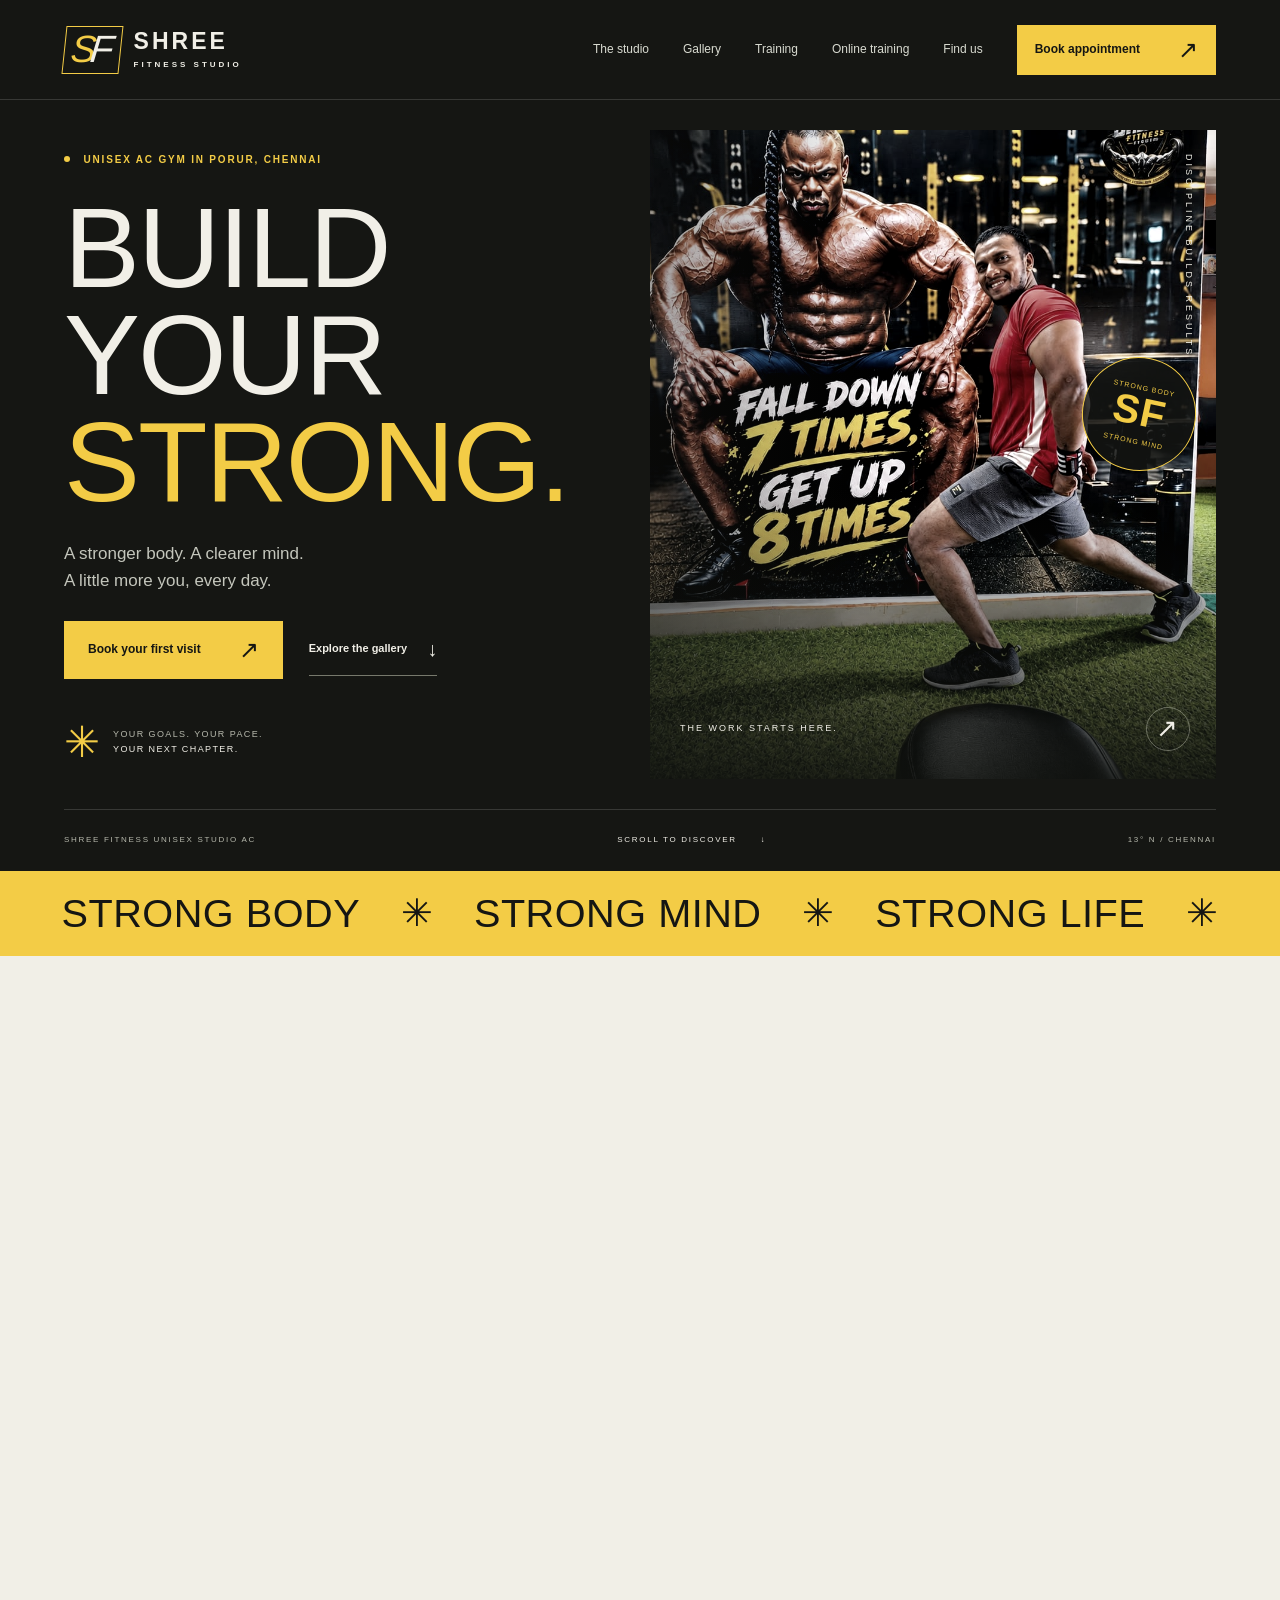
<file: index.html>
<!doctype html>
<html lang="en">
<head>
  <meta charset="utf-8">
  <meta name="viewport" content="width=device-width, initial-scale=1">
  <meta name="theme-color" content="#151613">
  <title>Gym in Porur, Chennai | Shree Fitness Unisex AC Studio</title>
  <meta name="description" content="Unisex AC gym in Porur, Chennai, opposite Saravana Stores. Weights, machines, cardio, personal training and online coaching. Open Mon–Sat from 5:30 AM.">
  <meta name="robots" content="index,follow,max-image-preview:large">
  <meta name="google-site-verification" content="FQw1zcc6gMWXeduUZ1Cm_aRpkiL_Fx9dkE6y6R2bFAg">
  <link rel="canonical" href="https://shreefitnessstudio.pages.dev/">
  <meta property="og:locale" content="en_IN">
  <meta property="og:site_name" content="Shree Fitness Studio">
  <meta property="og:title" content="Shree Fitness — Unisex AC Gym in Porur, Chennai">
  <meta property="og:description" content="Strong body. Strong mind. Strong life. Strength training, cardio, personal training and online coaching in Porur, Chennai.">
  <meta property="og:url" content="https://shreefitnessstudio.pages.dev/">
  <meta property="og:image" content="https://shreefitnessstudio.pages.dev/assets/training.jpeg">
  <meta property="og:image:width" content="1448"><meta property="og:image:height" content="1086">
  <meta property="og:image:alt" content="Training on the turf at Shree Fitness, Porur">
  <meta property="og:type" content="website">
  <meta name="twitter:card" content="summary_large_image">
  <link rel="icon" href="assets/favicon.svg" type="image/svg+xml">
  <link rel="stylesheet" href="styles.css"><link rel="stylesheet" href="enhancements.css">
  <script src="app.js" defer></script>
  <script type="application/ld+json">{"@context":"https://schema.org","@graph":[{"@type":"WebSite","@id":"https://shreefitnessstudio.pages.dev/#website","url":"https://shreefitnessstudio.pages.dev/","name":"Shree Fitness Studio","inLanguage":"en-IN","publisher":{"@id":"https://shreefitnessstudio.pages.dev/#gym"}},{"@type":"ExerciseGym","@id":"https://shreefitnessstudio.pages.dev/#gym","name":"Shree Fitness Unisex Studio AC","alternateName":["Shree Fitness","Shree Fitness Studio"],"description":"Unisex, air-conditioned gym in Porur, Chennai with free weights, resistance machines, cardio equipment, personal training with Sakthi Master and online fitness coaching.","url":"https://shreefitnessstudio.pages.dev/","telephone":"+919566099329","address":{"@type":"PostalAddress","streetAddress":"No.3, Parvathi Avenue 4th Street, opposite Saravana Stores, Somasundaram Avenue, Sakthi Nagar, Porur","addressLocality":"Chennai","addressRegion":"Tamil Nadu","postalCode":"600116","addressCountry":"IN"},"contactPoint":[{"@type":"ContactPoint","telephone":"+918778642342","contactType":"personal training enquiries"}],"openingHoursSpecification":[{"@type":"OpeningHoursSpecification","dayOfWeek":["Monday","Tuesday","Wednesday","Thursday","Friday","Saturday"],"opens":"05:30","closes":"21:30"},{"@type":"OpeningHoursSpecification","dayOfWeek":"Sunday","opens":"07:00","closes":"11:00"}],"geo":{"@type":"GeoCoordinates","latitude":13.0292602,"longitude":80.1632329},"hasMap":"https://maps.google.com/?cid=9076228611449774766","sameAs":["https://maps.google.com/?cid=9076228611449774766","https://www.google.com/search?kgmid=/g/11fpy8f2sp"],"image":["https://shreefitnessstudio.pages.dev/assets/training.jpeg","https://shreefitnessstudio.pages.dev/assets/studio.jpeg","https://shreefitnessstudio.pages.dev/assets/gym-03.jpeg","https://shreefitnessstudio.pages.dev/assets/gym-16.jpeg"],"currenciesAccepted":"INR","amenityFeature":[{"@type":"LocationFeatureSpecification","name":"Air conditioning","value":true},{"@type":"LocationFeatureSpecification","name":"Unisex (men and women)","value":true},{"@type":"LocationFeatureSpecification","name":"Free weights","value":true},{"@type":"LocationFeatureSpecification","name":"Resistance machines","value":true},{"@type":"LocationFeatureSpecification","name":"Cardio equipment","value":true}],"areaServed":[{"@type":"Place","name":"Porur, Chennai"},{"@type":"Place","name":"Ramapuram, Chennai"},{"@type":"Place","name":"Valasaravakkam, Chennai"},{"@type":"Place","name":"Mugalivakkam, Chennai"},{"@type":"Place","name":"Iyyappanthangal, Chennai"},{"@type":"Place","name":"Madhanandapuram, Chennai"},{"@type":"Place","name":"Gerugambakkam, Chennai"},{"@type":"Place","name":"Kovur, Chennai"}],"employee":{"@id":"https://shreefitnessstudio.pages.dev/personal-training#trainer"},"hasOfferCatalog":{"@type":"OfferCatalog","name":"Fitness services","itemListElement":[{"@type":"Offer","itemOffered":{"@type":"Service","name":"Gym membership","url":"https://shreefitnessstudio.pages.dev/#studio"}},{"@type":"Offer","itemOffered":{"@type":"Service","name":"Personal training","url":"https://shreefitnessstudio.pages.dev/personal-training"}},{"@type":"Offer","itemOffered":{"@type":"Service","name":"Online fitness coaching","url":"https://shreefitnessstudio.pages.dev/online-training"}}]},"potentialAction":{"@type":"ReserveAction","name":"Book a studio visit or consultation","target":{"@type":"EntryPoint","urlTemplate":"https://shreefitnessstudio.pages.dev/booking","actionPlatform":["https://schema.org/DesktopWebPlatform","https://schema.org/MobileWebPlatform"]}}},{"@type":"WebPage","@id":"https://shreefitnessstudio.pages.dev/#webpage","url":"https://shreefitnessstudio.pages.dev/","name":"Gym in Porur, Chennai | Shree Fitness Unisex AC Studio","isPartOf":{"@id":"https://shreefitnessstudio.pages.dev/#website"},"about":{"@id":"https://shreefitnessstudio.pages.dev/#gym"},"primaryImageOfPage":"https://shreefitnessstudio.pages.dev/assets/training.jpeg","inLanguage":"en-IN"},{"@type":"FAQPage","@id":"https://shreefitnessstudio.pages.dev/#faq","mainEntity":[{"@type":"Question","name":"What are the gym timings?","acceptedAnswer":{"@type":"Answer","text":"Monday to Saturday, 5:30 AM to 9:30 PM. Sunday, 7:00 AM to 11:00 AM. Call ahead for holiday timings."}},{"@type":"Question","name":"Where is Shree Fitness in Porur?","acceptedAnswer":{"@type":"Answer","text":"No.3, Parvathi Avenue 4th Street, Somasundaram Avenue, Sakthi Nagar, Porur, Chennai 600116. The studio is upstairs at the BSNL Telephone Exchange, opposite Saravana Stores."}},{"@type":"Question","name":"Is this a unisex gym?","acceptedAnswer":{"@type":"Answer","text":"Yes. Shree Fitness is a unisex, air-conditioned fitness studio in Porur, Chennai, so both men and women can train here."}},{"@type":"Question","name":"What equipment does the gym have?","acceptedAnswer":{"@type":"Answer","text":"Dumbbells and kettlebells, a power rack, bench press stations, adjustable benches, a cable crossover, lat pulldown, leg press and other resistance machines, plus treadmills, spin bikes, an elliptical cross-trainer and a turf area."}},{"@type":"Question","name":"I’m new to the gym. Where do I start?","acceptedAnswer":{"@type":"Answer","text":"Book a studio visit, see the space and tell the team your goal. You can also discuss personal training with Sakthi Master if you would like guidance from the start."}},{"@type":"Question","name":"How do I find out about membership fees?","acceptedAnswer":{"@type":"Answer","text":"Call 95660 99329 or 8778642342, or use the enquiry form above. The team can share current membership options and fees."}},{"@type":"Question","name":"Can I enquire about personal training?","acceptedAnswer":{"@type":"Answer","text":"Yes. Contact Sakthi Master on 8778642342 to discuss your goals, availability and personal training fees."}},{"@type":"Question","name":"Can I train online?","acceptedAnswer":{"@type":"Answer","text":"Yes. Online training includes live workout sessions, diet-plan guidance, personal support and weekly progress tracking. Request an online consultation to agree timings, equipment and fees with the trainer."}},{"@type":"Question","name":"Is an appointment confirmed immediately?","acceptedAnswer":{"@type":"Answer","text":"No. The appointment form sends your request to the studio on WhatsApp. The team will contact you to confirm your date and time. No payment is taken on this website."}}]}]}</script>
</head>
<body>
  <a class="skip-link" href="#main">Skip to content</a>
  <header class="site-header">
    <a class="brand" href="./"><span class="brand-symbol" aria-hidden="true">S<span>F</span></span><span class="brand-name">SHREE<span>FITNESS STUDIO</span></span></a>
    <button class="menu-toggle" aria-expanded="false" aria-controls="navigation">Menu <span aria-hidden="true">☰</span></button>
    <nav id="navigation" aria-label="Main navigation"><a href="#studio">The studio</a><a href="#gallery">Gallery</a><a href="#training">Training</a><a href="#online">Online training</a><a href="#visit">Find us</a><a class="button button-small" href="booking.html">Book appointment <span aria-hidden="true">↗</span></a></nav>
  </header>
  <main id="main">
    <section class="hero" aria-labelledby="hero-title">
      <div class="hero-copy"><h1 id="hero-title"><span class="eyebrow hero-kicker"><span class="status-dot"></span> UNISEX AC GYM IN PORUR, CHENNAI</span>BUILD<br>YOUR<br><em>STRONG.</em></h1><p class="hero-intro">A stronger body. A clearer mind.<br>A little more you, every day.</p><div class="hero-actions"><a class="button" href="booking.html">Book your first visit <span aria-hidden="true">↗</span></a><a class="text-link" href="#gallery">Explore the gallery <span aria-hidden="true">↓</span></a></div><div class="hero-note"><span class="mini-mark" aria-hidden="true">✳</span><p>YOUR GOALS. YOUR PACE.<br><strong>YOUR NEXT CHAPTER.</strong></p></div></div>
      <div class="hero-visual"><img src="assets/training.jpeg" sizes="(max-width: 760px) 58vw, 44vw" alt="Member stretching on the training turf at Shree Fitness, a unisex AC gym in Porur, Chennai" width="1448" height="1086" fetchpriority="high"><div class="hero-photo-shade"></div><span class="vertical-label">DISCIPLINE BUILDS RESULTS</span><div class="photo-caption"><span>THE WORK STARTS HERE.</span><span class="circle-arrow" aria-hidden="true">↗</span></div><div class="hero-stamp" aria-hidden="true">STRONG BODY<br><b>SF</b><br>STRONG MIND</div></div>
      <div class="hero-bottom"><span>SHREE FITNESS UNISEX STUDIO AC</span><a href="#studio">SCROLL TO DISCOVER <span aria-hidden="true">↓</span></a><span>13° N / CHENNAI</span></div>
    </section>
    <div class="statement-strip" aria-label="Strong body, strong mind, strong life"><span>STRONG BODY</span><i aria-hidden="true">✳</i><span>STRONG MIND</span><i aria-hidden="true">✳</i><span>STRONG LIFE</span><i aria-hidden="true">✳</i></div>
    <section id="studio" class="studio section-light section-pad">
      <div class="section-top"><p class="eyebrow">01 / THE STUDIO</p><span class="micro">A PLACE TO SHOW UP FOR YOURSELF.</span></div>
      <div class="intro-grid"><h2>REAL WORK.<br><span class="serif">Real possibility.</span></h2><div class="intro-text"><p>Looking for a gym in Porur, Chennai? Shree Fitness Unisex Studio AC is a unisex, air-conditioned gym on Parvathi Avenue 4th Street, Sakthi Nagar. Find free weights, resistance machines, cardio equipment and space to move.</p><p>Explore strength training, cardio and fitness coaching at a local Porur gym, open from 5:30 AM Monday to Saturday and on Sunday mornings. Ask the team about membership, <a href="personal-training.html">personal training with Sakthi Master</a>, and <a href="online-training.html">online training</a> options.</p><a class="text-link dark-link" href="#visit">Come see it for yourself <span aria-hidden="true">↗</span></a></div></div>
      <div id="gallery" class="carousel studio-carousel" data-carousel role="region" aria-roledescription="carousel" aria-label="Gym and equipment gallery"><div class="gallery-heading"><p class="eyebrow">INSIDE SHREE / THE GALLERY</p><span class="micro">EXPLORE THE SPACE. FIND YOUR FOCUS.</span></div><div class="carousel-track gallery"><button class="gallery-item" data-image="assets/gym-01.jpeg" data-caption="Main gym floor — Shree Fitness, Porur" aria-label="View photo: Main gym floor"><img src="assets/gym-01.jpeg" sizes="(max-width: 760px) 55vw, 72vw" alt="Wide view of the Porur gym floor with a green turf walkway, plate-loaded machines, benches and orange pillars" loading="lazy" width="1200" height="1600"><span>MAIN GYM FLOOR <b aria-hidden="true">&#8599;</b></span></button><button class="gallery-item" data-image="assets/gym-02.jpeg" data-caption="Adjustable benches — Shree Fitness, Porur" aria-label="View photo: Adjustable benches"><img src="assets/gym-02.jpeg" sizes="(max-width: 760px) 55vw, 72vw" alt="Adjustable benches on foam mats beside a dumbbell rack, power rack and wall mirrors" loading="lazy" width="1200" height="1600"><span>ADJUSTABLE BENCHES <b aria-hidden="true">&#8599;</b></span></button><button class="gallery-item" data-image="assets/gym-03.jpeg" data-caption="Dumbbell rack — Shree Fitness, Porur" aria-label="View photo: Dumbbell rack"><img src="assets/gym-03.jpeg" sizes="(max-width: 760px) 55vw, 72vw" alt="Two-tier racks of rubber dumbbells and a kettlebell on turf, beside a mirrored wall and power rack" loading="lazy" width="1200" height="1600"><span>DUMBBELL RACK <b aria-hidden="true">&#8599;</b></span></button><button class="gallery-item" data-image="assets/gym-04.jpeg" data-caption="Power rack — Shree Fitness, Porur" aria-label="View photo: Power rack"><img src="assets/gym-04.jpeg" sizes="(max-width: 760px) 55vw, 72vw" alt="Power rack with a flat bench and loaded barbell on foam mats, in front of a mirror and wall mural" loading="lazy" width="1200" height="1600"><span>POWER RACK <b aria-hidden="true">&#8599;</b></span></button><button class="gallery-item" data-image="assets/gym-05.jpeg" data-caption="Cable crossover — Shree Fitness, Porur" aria-label="View photo: Cable crossover"><img src="assets/gym-05.jpeg" sizes="(max-width: 760px) 55vw, 72vw" alt="Cable crossover station on turf with step platforms, a hyperextension bench and dumbbell racks behind" loading="lazy" width="1200" height="1600"><span>CABLE CROSSOVER <b aria-hidden="true">&#8599;</b></span></button><button class="gallery-item" data-image="assets/gym-06.jpeg" data-caption="Incline press — Shree Fitness, Porur" aria-label="View photo: Incline press"><img src="assets/gym-06.jpeg" sizes="(max-width: 760px) 55vw, 72vw" alt="Member doing an incline dumbbell press at Shree Fitness, with plate-loaded machines behind" loading="lazy" width="1200" height="1600"><span>INCLINE PRESS <b aria-hidden="true">&#8599;</b></span></button><button class="gallery-item" data-image="assets/gym-07.jpeg" data-caption="Bench press stations — Shree Fitness, Porur" aria-label="View photo: Bench press stations"><img src="assets/gym-07.jpeg" sizes="(max-width: 760px) 55vw, 72vw" alt="Flat and incline Olympic bench press stations beside the turf lane, with a lat pulldown behind" loading="lazy" width="1200" height="1600"><span>BENCH PRESS STATIONS <b aria-hidden="true">&#8599;</b></span></button><button class="gallery-item" data-image="assets/gym-08.jpeg" data-caption="Strength machines — Shree Fitness, Porur" aria-label="View photo: Strength machines"><img src="assets/gym-08.jpeg" sizes="(max-width: 760px) 55vw, 72vw" alt="Olympic bench press stations, lat pulldown and plate-loaded machines at the Porur gym" loading="lazy" width="1200" height="1600"><span>STRENGTH MACHINES <b aria-hidden="true">&#8599;</b></span></button><button class="gallery-item" data-image="assets/gym-09.jpeg" data-caption="Leg press — Shree Fitness, Porur" aria-label="View photo: Leg press"><img src="assets/gym-09.jpeg" sizes="(max-width: 760px) 55vw, 72vw" alt="Plate-loaded leg press stacked with bumper plates, with a wall-mounted TV and air conditioner above" loading="lazy" width="1200" height="1600"><span>LEG PRESS <b aria-hidden="true">&#8599;</b></span></button><button class="gallery-item" data-image="assets/gym-10.jpeg" data-caption="Leg extension — Shree Fitness, Porur" aria-label="View photo: Leg extension"><img src="assets/gym-10.jpeg" sizes="(max-width: 760px) 55vw, 72vw" alt="Leg extension machine with treadmills along the orange back wall of the gym" loading="lazy" width="1200" height="1600"><span>LEG EXTENSION <b aria-hidden="true">&#8599;</b></span></button><button class="gallery-item" data-image="assets/gym-11.jpeg" data-caption="Lower back machine — Shree Fitness, Porur" aria-label="View photo: Lower back machine"><img src="assets/gym-11.jpeg" sizes="(max-width: 760px) 55vw, 72vw" alt="Lower back extension machine and leg extension bench in front of glass panels with fitness murals" loading="lazy" width="1200" height="1600"><span>LOWER BACK MACHINE <b aria-hidden="true">&#8599;</b></span></button><button class="gallery-item" data-image="assets/gym-12.jpeg" data-caption="Lat pulldown — Shree Fitness, Porur" aria-label="View photo: Lat pulldown"><img src="assets/gym-12.jpeg" sizes="(max-width: 760px) 55vw, 72vw" alt="Lat pulldown and low row station at Shree Fitness, with plate-loaded machines behind" loading="lazy" width="1200" height="1600"><span>LAT PULLDOWN <b aria-hidden="true">&#8599;</b></span></button><button class="gallery-item" data-image="assets/gym-13.jpeg" data-caption="Seated calf raise — Shree Fitness, Porur" aria-label="View photo: Seated calf raise"><img src="assets/gym-13.jpeg" sizes="(max-width: 760px) 55vw, 72vw" alt="Plate-loaded seated calf raise, adjustable bench and dumbbells on green turf beside a cable station" loading="lazy" width="1200" height="1600"><span>SEATED CALF RAISE <b aria-hidden="true">&#8599;</b></span></button><button class="gallery-item" data-image="assets/gym-14.jpeg" data-caption="Pec fly machine — Shree Fitness, Porur" aria-label="View photo: Pec fly machine"><img src="assets/gym-14.jpeg" sizes="(max-width: 760px) 55vw, 72vw" alt="Pec fly and rear delt machine with selectorized machines and a dumbbell area behind" loading="lazy" width="1200" height="1600"><span>PEC FLY MACHINE <b aria-hidden="true">&#8599;</b></span></button><button class="gallery-item" data-image="assets/gym-15.jpeg" data-caption="Biceps curl station — Shree Fitness, Porur" aria-label="View photo: Biceps curl station"><img src="assets/gym-15.jpeg" sizes="(max-width: 760px) 55vw, 72vw" alt="Biceps curl station and knee-raise/dip tower with weight plates at the Porur gym" loading="lazy" width="1200" height="1600"><span>BICEPS CURL STATION <b aria-hidden="true">&#8599;</b></span></button><button class="gallery-item" data-image="assets/gym-16.jpeg" data-caption="Treadmills — Shree Fitness, Porur" aria-label="View photo: Treadmills"><img src="assets/gym-16.jpeg" sizes="(max-width: 760px) 55vw, 72vw" alt="Row of three treadmills in the Shree Fitness cardio area, along an orange wall with windows" loading="lazy" width="1200" height="1600"><span>TREADMILLS <b aria-hidden="true">&#8599;</b></span></button><button class="gallery-item" data-image="assets/gym-17.jpeg" data-caption="Spin bikes — Shree Fitness, Porur" aria-label="View photo: Spin bikes"><img src="assets/gym-17.jpeg" sizes="(max-width: 760px) 55vw, 72vw" alt="Three spin bikes and a recumbent bike in the cardio section" loading="lazy" width="1200" height="1600"><span>SPIN BIKES <b aria-hidden="true">&#8599;</b></span></button><button class="gallery-item" data-image="assets/gym-18.jpeg" data-caption="Cardio section — Shree Fitness, Porur" aria-label="View photo: Cardio section"><img src="assets/gym-18.jpeg" sizes="(max-width: 760px) 55vw, 72vw" alt="Member on an elliptical cross-trainer, with spin bikes and leg machines in the cardio section" loading="lazy" width="1200" height="1600"><span>CARDIO SECTION <b aria-hidden="true">&#8599;</b></span></button><button class="gallery-item" data-image="assets/gym-19.jpeg" data-caption="Studio poster — Shree Fitness, Porur" aria-label="View photo: Studio poster"><img src="assets/gym-19.jpeg" sizes="(max-width: 760px) 55vw, 72vw" alt="Shree Fitness Studio poster listing weight training, fitness for women and a healthy lifestyle" loading="lazy" width="1200" height="1600"><span>STUDIO POSTER <b aria-hidden="true">&#8599;</b></span></button><button class="gallery-item" data-image="assets/gym-20.jpeg" data-caption="Shree Fitness bag — Shree Fitness, Porur" aria-label="View photo: Shree Fitness bag"><img src="assets/gym-20.jpeg" sizes="(max-width: 760px) 55vw, 72vw" alt="Black and yellow Shree Fitness Studio duffel bag in front of motivational posters" loading="lazy" width="1200" height="1600"><span>SHREE FITNESS BAG <b aria-hidden="true">&#8599;</b></span></button><button class="gallery-item" data-image="assets/gym-22.jpeg" data-caption="Turf & mural — Shree Fitness, Porur" aria-label="View photo: Turf & mural"><img src="assets/gym-22.jpeg" sizes="(max-width: 760px) 55vw, 72vw" alt="Wall mural reading “Fall down 7 times, get up 8 times” above the green turf training area" loading="lazy" width="1200" height="1600"><span>TURF & MURAL <b aria-hidden="true">&#8599;</b></span></button><button class="gallery-item" data-image="assets/gym-23.jpeg" data-caption="Strength mural — Shree Fitness, Porur" aria-label="View photo: Strength mural"><img src="assets/gym-23.jpeg" sizes="(max-width: 760px) 55vw, 72vw" alt="Mural with the quote “Don’t stop when you’re tired” above a barbell and weight plate area" loading="lazy" width="1200" height="1600"><span>STRENGTH MURAL <b aria-hidden="true">&#8599;</b></span></button><button class="gallery-item" data-image="assets/gym-24.jpeg" data-caption="Women’s training mural — Shree Fitness, Porur" aria-label="View photo: Women’s training mural"><img src="assets/gym-24.jpeg" sizes="(max-width: 760px) 55vw, 72vw" alt="Mural of women training with the quote “The pain you feel today will become the strength you carry tomorrow”" loading="lazy" width="1200" height="1600"><span>WOMEN’S TRAINING MURAL <b aria-hidden="true">&#8599;</b></span></button><button class="gallery-item" data-image="assets/gym-25.jpeg" data-caption="Motivation wall — Shree Fitness, Porur" aria-label="View photo: Motivation wall"><img src="assets/gym-25.jpeg" sizes="(max-width: 760px) 55vw, 72vw" alt="Poster of a woman holding weight plates: “The strongest people are built through the hardest battles”" loading="lazy" width="1200" height="1600"><span>MOTIVATION WALL <b aria-hidden="true">&#8599;</b></span></button><button class="gallery-item" data-image="assets/gym-26.jpeg" data-caption="Studio entrance — Shree Fitness, Porur" aria-label="View photo: Studio entrance"><img src="assets/gym-26.jpeg" sizes="(max-width: 760px) 55vw, 72vw" alt="Glass entrance door with the Shree Fitness Studio crown logo and Sakthi Master’s contact numbers" loading="lazy" width="1200" height="1600"><span>STUDIO ENTRANCE <b aria-hidden="true">&#8599;</b></span></button></div><div class="carousel-controls"><span class="carousel-count" aria-live="off"></span><div><button type="button" data-prev aria-label="Previous photo">&#8592;</button><button type="button" data-pause>Pause slideshow</button><button type="button" data-next aria-label="Next photo">&#8594;</button></div></div></div>
      <div class="studio-features"><span><b>01</b> Unisex studio</span><span><b>02</b> Air conditioned</span><span><b>03</b> Strength & cardio</span><span><b>04</b> Studio & online coaching</span></div>
      <div class="equipment-block"><h3>On the gym floor</h3><ul class="equipment-list"><li>Dumbbell racks & kettlebells</li><li>Power rack & Olympic bench press stations</li><li>Flat, incline & adjustable benches</li><li>Cable crossover station</li><li>Lat pulldown & low row</li><li>Leg press, leg extension & seated calf raise</li><li>Pec fly, biceps curl & lower-back machines</li><li>Treadmills, spin bikes & elliptical cross-trainer</li><li>Turf lane for stretching and movement</li></ul></div>
    </section>
    <section id="training" class="training section-pad">
      <div class="section-top"><p class="eyebrow">02 / FIND YOUR FOCUS</p><span class="micro">EVERY STARTING POINT COUNTS.</span></div>
      <div class="training-grid"><div class="training-heading"><h2>TRAIN WITH<br><span class="serif">intention.</span></h2><p>Start with what matters to you.<br>Let’s talk about how to get there.</p><a class="button button-outline" href="#enquire">Find your training <span aria-hidden="true">↗</span></a><div class="training-motif" aria-hidden="true">SF<span>STRONGER, SESSION BY SESSION.</span></div></div><div class="training-list">
      <a href="#enquire" class="training-row" data-goal="Strength & muscle"><span class="row-number">01</span><div><h3>Strength & muscle</h3><p>Build your routine around free weights, resistance work and steady progression.</p><span class="training-tag">WEIGHT TRAINING · BODYBUILDING</span></div><span class="row-arrow" aria-hidden="true">↗</span></a>
      <a href="#enquire" class="training-row" data-goal="Fitness & weight management"><span class="row-number">02</span><div><h3>Fitness & conditioning</h3><p>Make movement a habit with cardio and training that fits your fitness goals.</p><span class="training-tag">CARDIO · WEIGHT MANAGEMENT</span></div><span class="row-arrow" aria-hidden="true">↗</span></a>
      <a href="#enquire" class="training-row" data-goal="Personal training"><span class="row-number">03</span><div><h3>Personal training</h3><p>Speak with Sakthi Master about personal training and the right starting point for you.</p><span class="training-tag">INDIVIDUAL FOCUS · COACHING</span></div><span class="row-arrow" aria-hidden="true">↗</span></a></div></div>
    </section>
    <section class="progress-section section-light section-pad" aria-labelledby="progress-title"><div class="progress-copy"><p class="eyebrow">EVERY JOURNEY IS PERSONAL</p><h2 id="progress-title">SHOW UP.<br><span class="serif">Keep going.</span></h2><p>Training journeys shared by Shree Fitness. Progress takes consistency, and every person’s starting point is different.</p><p>Bring your own goal. Let’s talk about how you want to work towards it.</p><a class="text-link dark-link" href="booking.html?service=personal">Discuss your goals <span aria-hidden="true">↗</span></a></div><div class="carousel results-carousel" data-carousel role="region" aria-roledescription="carousel" aria-label="Member transformation photographs"><div class="carousel-track"><figure class="progress-photo"><button type="button" data-image="assets/progress.jpeg" data-caption="Training journey 1 supplied by Shree Fitness. Individual experiences vary." aria-label="View training journey 1"><img src="assets/progress.jpeg" alt="Before and after photographs from training journey 1, supplied by the studio" loading="lazy" width="1664" height="1534"></button><figcaption>STUDIO JOURNEY / 01<br>INDIVIDUAL EXPERIENCES AND RESULTS VARY.</figcaption></figure><figure class="progress-photo"><button type="button" data-image="assets/progress-2.jpeg" data-caption="Training journey 2 supplied by Shree Fitness. Individual experiences vary." aria-label="View training journey 2"><img src="assets/progress-2.jpeg" alt="Before and after photographs from training journey 2, supplied by the studio" loading="lazy" width="1664" height="1534"></button><figcaption>STUDIO JOURNEY / 02<br>INDIVIDUAL EXPERIENCES AND RESULTS VARY.</figcaption></figure><figure class="progress-photo"><button type="button" data-image="assets/progress-3.jpeg" data-caption="Original transformation poster supplied by Shree Fitness. Contact the studio using the current website numbers. Individual results vary." aria-label="View transformation poster 3"><img src="assets/progress-3.jpeg" alt="Studio-supplied before and after transformation poster 3" loading="lazy" width="1536" height="1536"></button><figcaption>STUDIO JOURNEY / 03<br>INDIVIDUAL EXPERIENCES AND RESULTS VARY.</figcaption></figure><figure class="progress-photo"><button type="button" data-image="assets/progress-4.jpeg" data-caption="Original transformation poster supplied by Shree Fitness. Contact the studio using the current website numbers. Individual results vary." aria-label="View transformation poster 4"><img src="assets/progress-4.jpeg" alt="Studio-supplied before and after transformation poster 4" loading="lazy" width="1536" height="1536"></button><figcaption>STUDIO JOURNEY / 04<br>INDIVIDUAL EXPERIENCES AND RESULTS VARY.</figcaption></figure><figure class="progress-photo"><button type="button" data-image="assets/progress-5.jpeg" data-caption="Original transformation poster supplied by Shree Fitness. Contact the studio using the current website numbers. Individual results vary." aria-label="View transformation poster 5"><img src="assets/progress-5.jpeg" alt="Studio-supplied before and after transformation poster, showing a one-month claim" loading="lazy" width="1536" height="1536"></button><figcaption>STUDIO JOURNEY / 05<br>INDIVIDUAL EXPERIENCES AND RESULTS VARY.</figcaption></figure></div><div class="carousel-controls"><span class="carousel-count" aria-live="off"></span><div><button type="button" data-prev aria-label="Previous photo">&#8592;</button><button type="button" data-pause>Pause slideshow</button><button type="button" data-next aria-label="Next photo">&#8594;</button></div></div></div></section>
    <section id="coach" class="coach section-light"><div class="coach-photo"><img src="assets/training.jpeg" alt="A training session on the studio turf" loading="lazy" width="1448" height="1086"><span class="image-label">SHREE FITNESS / ON THE FLOOR</span></div><div class="coach-copy"><p class="eyebrow">03 / PERSONAL TRAINING</p><h2>A LITTLE GUIDANCE.<br><span class="serif">A lot of possibility.</span></h2><p class="coach-name">SAKTHI MASTER <span>Personal training</span></p><p>The first step is a conversation. Share what you want to work towards, ask your questions, and explore personal training at Shree Fitness.</p><p>Whether you’re finding your feet or returning to your routine, start with a plan you can discuss with your trainer.</p><div class="link-pair"><a class="text-link dark-link" href="personal-training.html">Personal training in Porur <span aria-hidden="true">↗</span></a><a class="text-link dark-link" href="tel:+918778642342">Talk to Sakthi Master <span aria-hidden="true">↗</span></a></div></div></section>
    <section id="online" class="online section-pad" aria-labelledby="online-title">
      <div class="section-top"><p class="eyebrow">04 / ONLINE TRAINING</p><span class="micro">SAME COMMITMENT. YOUR OWN SPACE.</span></div>
      <div class="online-grid"><div class="online-copy"><h2 id="online-title">YOUR TRAINING.<br><span class="serif">Beyond the studio.</span></h2><p>Make room for fitness, wherever your day takes you. Train online with Sakthi Master, with guidance and support that keeps your goals in focus.</p><div class="online-features"><div><span>01</span><h3>Live workout sessions</h3><p>Join your workout from a mobile, tablet or laptop.</p></div><div><span>02</span><h3>Diet-plan guidance</h3><p>Discuss everyday food habits that support your training.</p></div><div><span>03</span><h3>Personal support</h3><p>Stay connected with your trainer as you build your routine.</p></div><div><span>04</span><h3>Weekly progress tracking</h3><p>Review how you are progressing and discuss your next steps.</p></div></div><a class="button" href="booking.html?service=online">Book an online consultation <span aria-hidden="true">↗</span></a><p class="online-note">Session timings, equipment needs and fees are agreed with the trainer. <a href="online-training.html">How online training works ↗</a></p></div>
      <div class="online-visual"><div class="device-frame"><div class="device-bar"><span>SHREE / ONLINE</span><span class="device-dot">●</span></div><div class="device-image"><img src="assets/training.jpeg" alt="Training at Shree Fitness, illustrated inside an online coaching screen" loading="lazy" width="1448" height="1086"><span>YOUR FITNESS.<br>OUR MISSION.</span></div><div class="device-controls" aria-hidden="true"><span>◉</span><span>+ YOUR NEXT SESSION</span><span>↗</span></div></div><div class="online-quote"><span aria-hidden="true">✳</span><p>No gym?<br><em>Make your space count.</em></p></div><p class="micro">LIVE SESSIONS · PERSONAL SUPPORT · WEEKLY PROGRESS</p></div></div>
    </section>

    <section class="first-visit section-pad"><div class="section-top"><p class="eyebrow">MAKE YOUR FIRST MOVE</p><span class="micro">ONE STEP AT A TIME.</span></div><h2>YOU DON’T HAVE TO<br>HAVE IT <span class="serif">all figured out.</span></h2><div class="steps"><article><span>01 / CONNECT</span><h3>Tell us your goal.</h3><p>Book a studio appointment or an online consultation. Tell us what you want to work towards.</p></article><article><span>02 / EXPLORE</span><h3>Visit the studio.</h3><p>Find us opposite Saravana Stores in Porur. See the space and speak to the team.</p></article><article><span>03 / BEGIN</span><h3>Make it your routine.</h3><p>Discuss a training option that fits your goals, experience and schedule.</p></article></div></section>
    <section id="enquire" class="enquire section-pad"><div class="enquire-copy"><p class="eyebrow">YOUR NEXT CHAPTER</p><h2>IT STARTS<br>WITH <span class="serif">you.</span></h2><p>Let’s make the first step simple.<br>Tell us what you’re looking for.</p><a href="tel:+919566099329" class="enquire-phone">95660 99329 <span aria-hidden="true">↗</span></a><span class="micro">PREFER A CONVERSATION? GIVE US A CALL.</span></div><form id="enquiry-form"><label for="name">Your name</label><input id="name" name="name" autocomplete="given-name" placeholder="What should we call you?" maxlength="80" required><label for="enquiry-phone">Mobile number</label><input id="enquiry-phone" name="phone" type="tel" inputmode="tel" autocomplete="tel" placeholder="So the team can reach you" maxlength="24" required><label for="goal">I’m interested in</label><select id="goal" name="goal"><option>Membership & studio visit</option><option>Strength & muscle</option><option>Fitness & weight management</option><option>Personal training</option><option>Online training</option></select><label for="message">Anything you’d like us to know? <span>(optional)</span></label><textarea id="message" name="message" rows="2" maxlength="600" placeholder="Your goals, preferred time, or a question…"></textarea><div class="hp-field" aria-hidden="true"><label for="enquiry-company">Company</label><input id="enquiry-company" name="company" tabindex="-1" autocomplete="off"></div><button class="button button-black" type="submit">Send enquiry <span aria-hidden="true">↗</span></button><p class="form-note">Sends your enquiry to the Shree Fitness team on WhatsApp so they can call or message you back. This website doesn’t keep a copy.</p><p id="form-status" role="status"></p><noscript><p>To enquire, <a href="https://wa.me/919566099329">open WhatsApp</a> or call either number below.</p></noscript></form></section>
    <section id="visit" class="visit section-pad section-light"><div class="section-top"><p class="eyebrow">05 / FIND YOUR WAY HERE</p><span class="micro">YOUR NEIGHBOURHOOD. YOUR STUDIO.</span></div><div class="visit-grid"><div><h2>RIGHT HERE.<br><span class="serif">In Porur.</span></h2><address>No.3, Parvathi Avenue 4th Street,<br>opposite Saravana Stores,<br>Somasundaram Avenue, Sakthi Nagar, Porur,<br>Chennai, Tamil Nadu 600116.</address><p class="landmark">Upstairs at the BSNL Telephone Exchange<br>Opposite Saravana Stores</p><p class="nearby">A neighbourhood gym for people who live or work around Porur, including Ramapuram, Valasaravakkam, Mugalivakkam, Iyyappanthangal, Madhanandapuram, Gerugambakkam and Kovur. Use “Get directions” to check your route. <a href="gym-in-porur.html">Gym in Porur for men &amp; ladies: timings, fees and what members say ↗</a></p><a class="button button-dark" href="https://www.google.com/maps/search/?api=1&query=Shree%20Fitness%20Unisex%20Studio%20AC%20No.3%20Parvathi%20Avenue%204th%20Street%20Sakthi%20Nagar%20Porur%20Chennai%20600116" target="_blank" rel="noopener noreferrer">Get directions <span aria-hidden="true">↗</span></a><div class="visit-contact"><a href="tel:+919566099329">95660 99329</a><a href="tel:+918778642342">8778642342</a><div class="opening-hours"><h3>Studio hours</h3><p><span>Monday – Saturday</span><strong>5:30 AM – 9:30 PM</strong></p><p><span>Sunday</span><strong>7:00 AM – 11:00 AM</strong></p><small>Hours shown on studio materials. Call ahead for holiday timings.</small></div></div></div><div class="map-panel"><div class="map-heading"><span class="eyebrow">YOUR NEXT STOP</span><span>PORUR · CHENNAI</span></div><iframe title="Google map for Shree Fitness Studio, Porur" src="https://maps.google.com/maps?q=Shree%20Fitness%20Unisex%20Studio%20AC%20No.3%20Parvathi%20Avenue%204th%20Street%20Sakthi%20Nagar%20Porur%20Chennai%20600116&amp;z=16&amp;output=embed" loading="lazy" referrerpolicy="no-referrer-when-downgrade" allowfullscreen></iframe><div class="map-footer"><span>No.3, Parvathi Avenue 4th Street</span><a href="https://maps.google.com/?cid=9076228611449774766" target="_blank" rel="noopener noreferrer">Open in Google Maps ↗</a></div><p class="map-help">If the map does not load, use the directions link.</p><button class="copy-address" type="button" id="copy-address">Copy studio address <span aria-hidden="true">⧉</span></button><p id="address-status" role="status"></p></div></div></section>
    <section class="faq section-pad"><p class="eyebrow">A FEW THINGS YOU MIGHT BE WONDERING</p><div class="faq-grid"><h2>GOOD<br> TO <span class="serif">know.</span></h2><div><details><summary>What are the gym timings?<span aria-hidden="true">+</span></summary><p>Monday to Saturday, 5:30 AM to 9:30 PM. Sunday, 7:00 AM to 11:00 AM. Call ahead for holiday timings.</p></details><details><summary>Where is Shree Fitness in Porur?<span aria-hidden="true">+</span></summary><p>No.3, Parvathi Avenue 4th Street, Somasundaram Avenue, Sakthi Nagar, Porur, Chennai 600116. The studio is upstairs at the BSNL Telephone Exchange, opposite Saravana Stores.</p></details><details><summary>Is this a unisex gym?<span aria-hidden="true">+</span></summary><p>Yes. Shree Fitness is a unisex, air-conditioned fitness studio in Porur, Chennai, so both men and women can train here.</p></details><details><summary>What equipment does the gym have?<span aria-hidden="true">+</span></summary><p>Dumbbells and kettlebells, a power rack, bench press stations, adjustable benches, a cable crossover, lat pulldown, leg press and other resistance machines, plus treadmills, spin bikes, an elliptical cross-trainer and a turf area.</p></details><details><summary>I’m new to the gym. Where do I start?<span aria-hidden="true">+</span></summary><p>Book a studio visit, see the space and tell the team your goal. You can also discuss personal training with Sakthi Master if you would like guidance from the start.</p></details><details><summary>How do I find out about membership fees?<span aria-hidden="true">+</span></summary><p>Call 95660 99329 or 8778642342, or use <a href="#enquire">the enquiry form above</a>. The team can share current membership options and fees.</p></details><details><summary>Can I enquire about personal training?<span aria-hidden="true">+</span></summary><p>Yes. Contact Sakthi Master on 8778642342 to discuss your goals, availability and <a href="personal-training.html">personal training</a> fees.</p></details><details><summary>Can I train online?<span aria-hidden="true">+</span></summary><p>Yes. Online training includes live workout sessions, diet-plan guidance, personal support and weekly progress tracking. <a href="booking.html?service=online">Request an online consultation</a> to agree timings, equipment and fees with the trainer.</p></details><details><summary>Is an appointment confirmed immediately?<span aria-hidden="true">+</span></summary><p>No. The appointment form sends your request to the studio on WhatsApp. The team will contact you to confirm your date and time. No payment is taken on this website.</p></details></div></div></section>
  </main>
  <footer><div class="footer-top"><a class="brand" href="./"><span class="brand-symbol" aria-hidden="true">S<span>F</span></span><span class="brand-name">SHREE<span>FITNESS STUDIO</span></span></a><p>Strong body. Strong mind. Strong life.</p><a class="text-link" href="#main">Back to top ↑</a></div><nav class="footer-links" aria-label="Footer"><a href="gym-in-porur.html">Best gym in Porur for men &amp; ladies</a><a href="personal-training.html">Personal trainer in Porur</a><a href="online-training.html">Online fitness coaching</a><a href="booking.html">Book a gym visit</a><a href="#visit">Directions & timings</a></nav><p class="footer-nap">Shree Fitness Unisex Studio AC · No.3, Parvathi Avenue 4th Street, Somasundaram Avenue, Sakthi Nagar, Porur, Chennai 600116 · <a href="tel:+919566099329">95660 99329</a></p><div class="footer-bottom"><span>© <span id="year">2026</span> Shree Fitness Unisex Studio AC</span><span>PORUR, CHENNAI</span><a href="https://wa.me/919566099329" target="_blank" rel="noopener noreferrer">WhatsApp ↗</a></div></footer>
  <div class="mobile-contact"><a href="tel:+919566099329">Call the studio</a><a href="booking.html">Book appointment ↗</a></div>
  <dialog id="photo-dialog" aria-label="Studio photo viewer"><button class="dialog-close" aria-label="Close photo viewer">Close ×</button><img id="dialog-image" alt=""><p id="dialog-caption"></p></dialog>
</body>
</html>
</file>
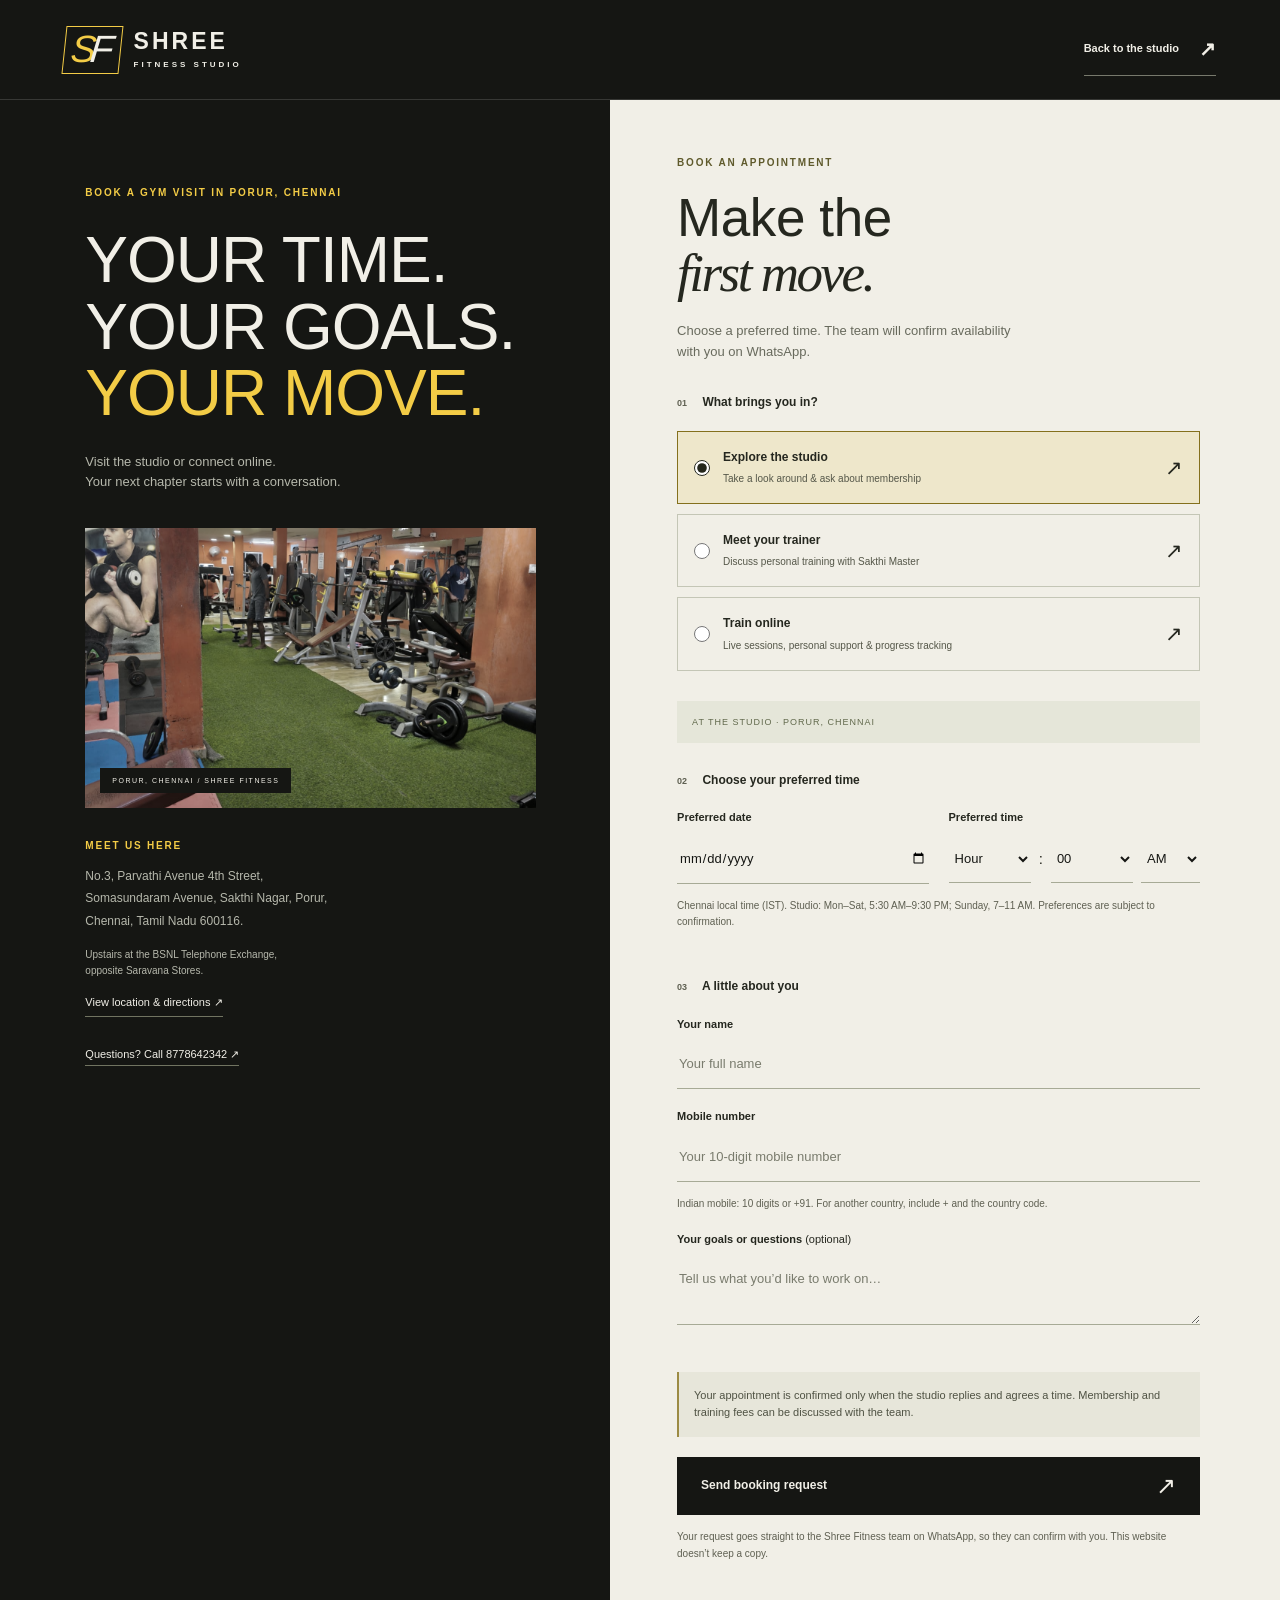
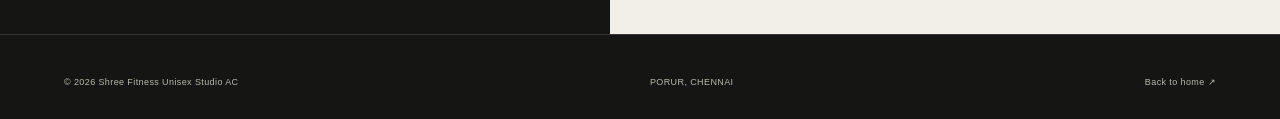
<file: booking.html>
<!doctype html>
<html lang="en">
<head>
  <meta charset="utf-8"><meta name="viewport" content="width=device-width, initial-scale=1">
  <meta name="theme-color" content="#151613"><meta name="robots" content="index,follow">
  <link rel="canonical" href="https://shreefitnessstudio.pages.dev/booking">
  <meta property="og:title" content="Book a Gym Visit or Training Consultation | Shree Fitness Porur">
  <meta property="og:description" content="Request a studio visit, personal training consultation or online coaching with Shree Fitness in Porur, Chennai.">
  <meta property="og:type" content="website"><meta property="og:url" content="https://shreefitnessstudio.pages.dev/booking">
  <meta property="og:image" content="https://shreefitnessstudio.pages.dev/assets/studio.jpeg"><meta property="og:locale" content="en_IN"><meta property="og:site_name" content="Shree Fitness Studio"><meta name="twitter:card" content="summary_large_image">
  <title>Book a Gym Visit in Porur, Chennai | Shree Fitness</title>
  <meta name="description" content="Book a visit to Shree Fitness, a unisex AC gym in Porur, Chennai. Request a studio tour, personal training or online coaching consultation on WhatsApp.">
  <link rel="icon" href="assets/favicon.svg" type="image/svg+xml"><link rel="stylesheet" href="styles.css"><link rel="stylesheet" href="enhancements.css"><script src="booking.js" defer></script>
  <script type="application/ld+json">{"@context":"https://schema.org","@type":"BreadcrumbList","itemListElement":[{"@type":"ListItem","position":1,"name":"Shree Fitness","item":"https://shreefitnessstudio.pages.dev/"},{"@type":"ListItem","position":2,"name":"Book an appointment","item":"https://shreefitnessstudio.pages.dev/booking"}]}</script>
</head>
<body class="booking-page">
  <a class="skip-link" href="#main">Skip to booking form</a>
  <header class="site-header"><a class="brand" href="index.html"><span class="brand-symbol" aria-hidden="true">S<span>F</span></span><span class="brand-name">SHREE<span>FITNESS STUDIO</span></span></a><a class="text-link" href="index.html">Back to the studio <span aria-hidden="true">↗</span></a></header>
  <main id="main" class="booking-layout">
    <aside class="booking-intro"><h1><span class="eyebrow hero-kicker">BOOK A GYM VISIT IN PORUR, CHENNAI</span>YOUR TIME.<br>YOUR GOALS.<br><em>YOUR MOVE.</em></h1><p>Visit the studio or connect online.<br>Your next chapter starts with a conversation.</p><div class="booking-photo"><img src="assets/studio.jpeg" alt="The training floor at Shree Fitness Studio in Porur" width="1200" height="1600"><span>PORUR, CHENNAI / SHREE FITNESS</span></div><div class="booking-address"><p class="eyebrow">MEET US HERE</p><address>No.3, Parvathi Avenue 4th Street,<br>Somasundaram Avenue, Sakthi Nagar, Porur,<br>Chennai, Tamil Nadu 600116.</address><p class="booking-landmark">Upstairs at the BSNL Telephone Exchange,<br>opposite Saravana Stores.</p><a class="booking-map-link" href="index.html#visit">View location & directions ↗</a><a href="tel:+918778642342">Questions? Call 8778642342 ↗</a></div></aside>
    <section class="booking-panel" aria-labelledby="booking-title"><p class="eyebrow">BOOK AN APPOINTMENT</p><h2 id="booking-title">Make the<br><span class="serif">first move.</span></h2><p class="booking-lead">Choose a preferred time. The team will confirm availability with you on WhatsApp.</p>
      <form id="booking-form">
        <fieldset class="service-options"><legend><span>01</span> What brings you in?</legend><label class="service-option"><input type="radio" name="service" value="Studio visit & membership enquiry" data-service="studio" checked><span><strong>Explore the studio</strong><small>Take a look around & ask about membership</small></span><b aria-hidden="true">↗</b></label><label class="service-option"><input type="radio" name="service" value="Personal training consultation" data-service="personal"><span><strong>Meet your trainer</strong><small>Discuss personal training with Sakthi Master</small></span><b aria-hidden="true">↗</b></label><label class="service-option"><input type="radio" name="service" value="Online training consultation" data-service="online"><span><strong>Train online</strong><small>Live sessions, personal support & progress tracking</small></span><b aria-hidden="true">↗</b></label></fieldset>
        <div id="appointment-location" class="appointment-location" role="status">AT THE STUDIO · PORUR, CHENNAI</div><fieldset><legend><span>02</span> Choose your preferred time</legend><div class="field-pair"><div><label for="visit-date">Preferred date</label><input id="visit-date" name="date" type="date" required aria-describedby="time-note"></div><div><label for="visit-time">Preferred time</label><div class="preferred-time"><select id="visit-time" name="hour" required aria-label="Preferred hour" aria-describedby="time-note"><option value="">Hour</option><option value="1">01</option><option value="2">02</option><option value="3">03</option><option value="4">04</option><option value="5">05</option><option value="6">06</option><option value="7">07</option><option value="8">08</option><option value="9">09</option><option value="10">10</option><option value="11">11</option><option value="12">12</option></select><span aria-hidden="true">:</span><select id="visit-minute" name="minute" required aria-label="Preferred minute"><option value="00">00</option><option value="01">01</option><option value="02">02</option><option value="03">03</option><option value="04">04</option><option value="05">05</option><option value="06">06</option><option value="07">07</option><option value="08">08</option><option value="09">09</option><option value="10">10</option><option value="11">11</option><option value="12">12</option><option value="13">13</option><option value="14">14</option><option value="15">15</option><option value="16">16</option><option value="17">17</option><option value="18">18</option><option value="19">19</option><option value="20">20</option><option value="21">21</option><option value="22">22</option><option value="23">23</option><option value="24">24</option><option value="25">25</option><option value="26">26</option><option value="27">27</option><option value="28">28</option><option value="29">29</option><option value="30">30</option><option value="31">31</option><option value="32">32</option><option value="33">33</option><option value="34">34</option><option value="35">35</option><option value="36">36</option><option value="37">37</option><option value="38">38</option><option value="39">39</option><option value="40">40</option><option value="41">41</option><option value="42">42</option><option value="43">43</option><option value="44">44</option><option value="45">45</option><option value="46">46</option><option value="47">47</option><option value="48">48</option><option value="49">49</option><option value="50">50</option><option value="51">51</option><option value="52">52</option><option value="53">53</option><option value="54">54</option><option value="55">55</option><option value="56">56</option><option value="57">57</option><option value="58">58</option><option value="59">59</option></select><select id="visit-period" name="period" required aria-label="AM or PM"><option>AM</option><option>PM</option></select></div></div></div><p id="time-note" class="field-help">Chennai local time (IST). Studio: Mon–Sat, 5:30 AM–9:30 PM; Sunday, 7–11 AM. Preferences are subject to confirmation.</p></fieldset>
        <fieldset><legend><span>03</span> A little about you</legend><label for="booking-name">Your name</label><input id="booking-name" name="name" type="text" placeholder="Your full name" autocomplete="name" maxlength="80" required><label for="booking-phone">Mobile number</label><input id="booking-phone" name="phone" type="tel" inputmode="tel" placeholder="Your 10-digit mobile number" autocomplete="tel" maxlength="24" required aria-describedby="phone-help"><p id="phone-help" class="field-help">Indian mobile: 10 digits or +91. For another country, include + and the country code.</p><div id="online-equipment-group" hidden><label for="online-equipment">Equipment available to you</label><select id="online-equipment" name="equipment"><option>No equipment yet</option><option>Mat & light equipment</option><option>Dumbbells / resistance bands</option><option>Access to a gym</option><option>Let’s discuss this</option></select></div><label for="booking-notes">Your goals or questions <span>(optional)</span></label><textarea id="booking-notes" name="notes" rows="2" placeholder="Tell us what you’d like to work on…" maxlength="600"></textarea></fieldset>
        <p class="booking-policy">Your appointment is confirmed only when the studio replies and agrees a time. Membership and training fees can be discussed with the team.</p><div class="hp-field" aria-hidden="true"><label for="booking-company">Company</label><input id="booking-company" name="company" tabindex="-1" autocomplete="off"></div><button class="button button-dark" type="submit">Send booking request <span aria-hidden="true">↗</span></button><p class="form-note">Your request goes straight to the Shree Fitness team on WhatsApp, so they can confirm with you. This website doesn’t keep a copy.</p><p id="booking-error" role="alert"></p>
        <noscript><p>Please <a href="tel:+918778642342">call 8778642342</a> to request your visit. This form needs JavaScript to prepare a WhatsApp draft.</p></noscript>
      </form>
      <section id="booking-review" class="booking-review" hidden aria-labelledby="review-title" tabindex="-1"><p class="eyebrow" id="review-eyebrow">REQUEST SENT</p><h3 id="review-title">Your request is with the studio.</h3><p class="review-note" id="review-note">The Shree Fitness team will contact you to confirm.</p><dl><div><dt>Appointment</dt><dd id="review-service"></dd></div><div><dt>Location</dt><dd id="review-location"></dd></div><div><dt>Preferred date</dt><dd id="review-date"></dd></div><div><dt>Preferred time</dt><dd id="review-time"></dd></div><div><dt>Name</dt><dd id="review-name"></dd></div><div><dt>Mobile</dt><dd id="review-phone"></dd></div><div id="review-equipment-row" hidden><dt>Equipment</dt><dd id="review-equipment"></dd></div><div id="review-notes-row"><dt>Your note</dt><dd id="review-notes"></dd></div></dl><p class="booking-policy" id="review-policy">Not confirmed yet. Wait for the studio to confirm your date and time.</p><a id="send-booking" class="button button-dark" target="_blank" rel="noopener noreferrer" hidden>Send on WhatsApp <span aria-hidden="true">↗</span></a><button id="edit-booking" class="edit-booking" type="button">← Edit my details</button><p class="form-note">WhatsApp not available? Call <a href="tel:+918778642342">8778642342</a> or <a href="tel:+919566099329">95660 99329</a>. To change a confirmed appointment, contact the studio directly.</p></section>
    </section>
  </main>
  <footer><div class="footer-bottom"><span>© 2026 Shree Fitness Unisex Studio AC</span><span>PORUR, CHENNAI</span><a href="index.html">Back to home ↗</a></div></footer>
</body>
</html>
</file>
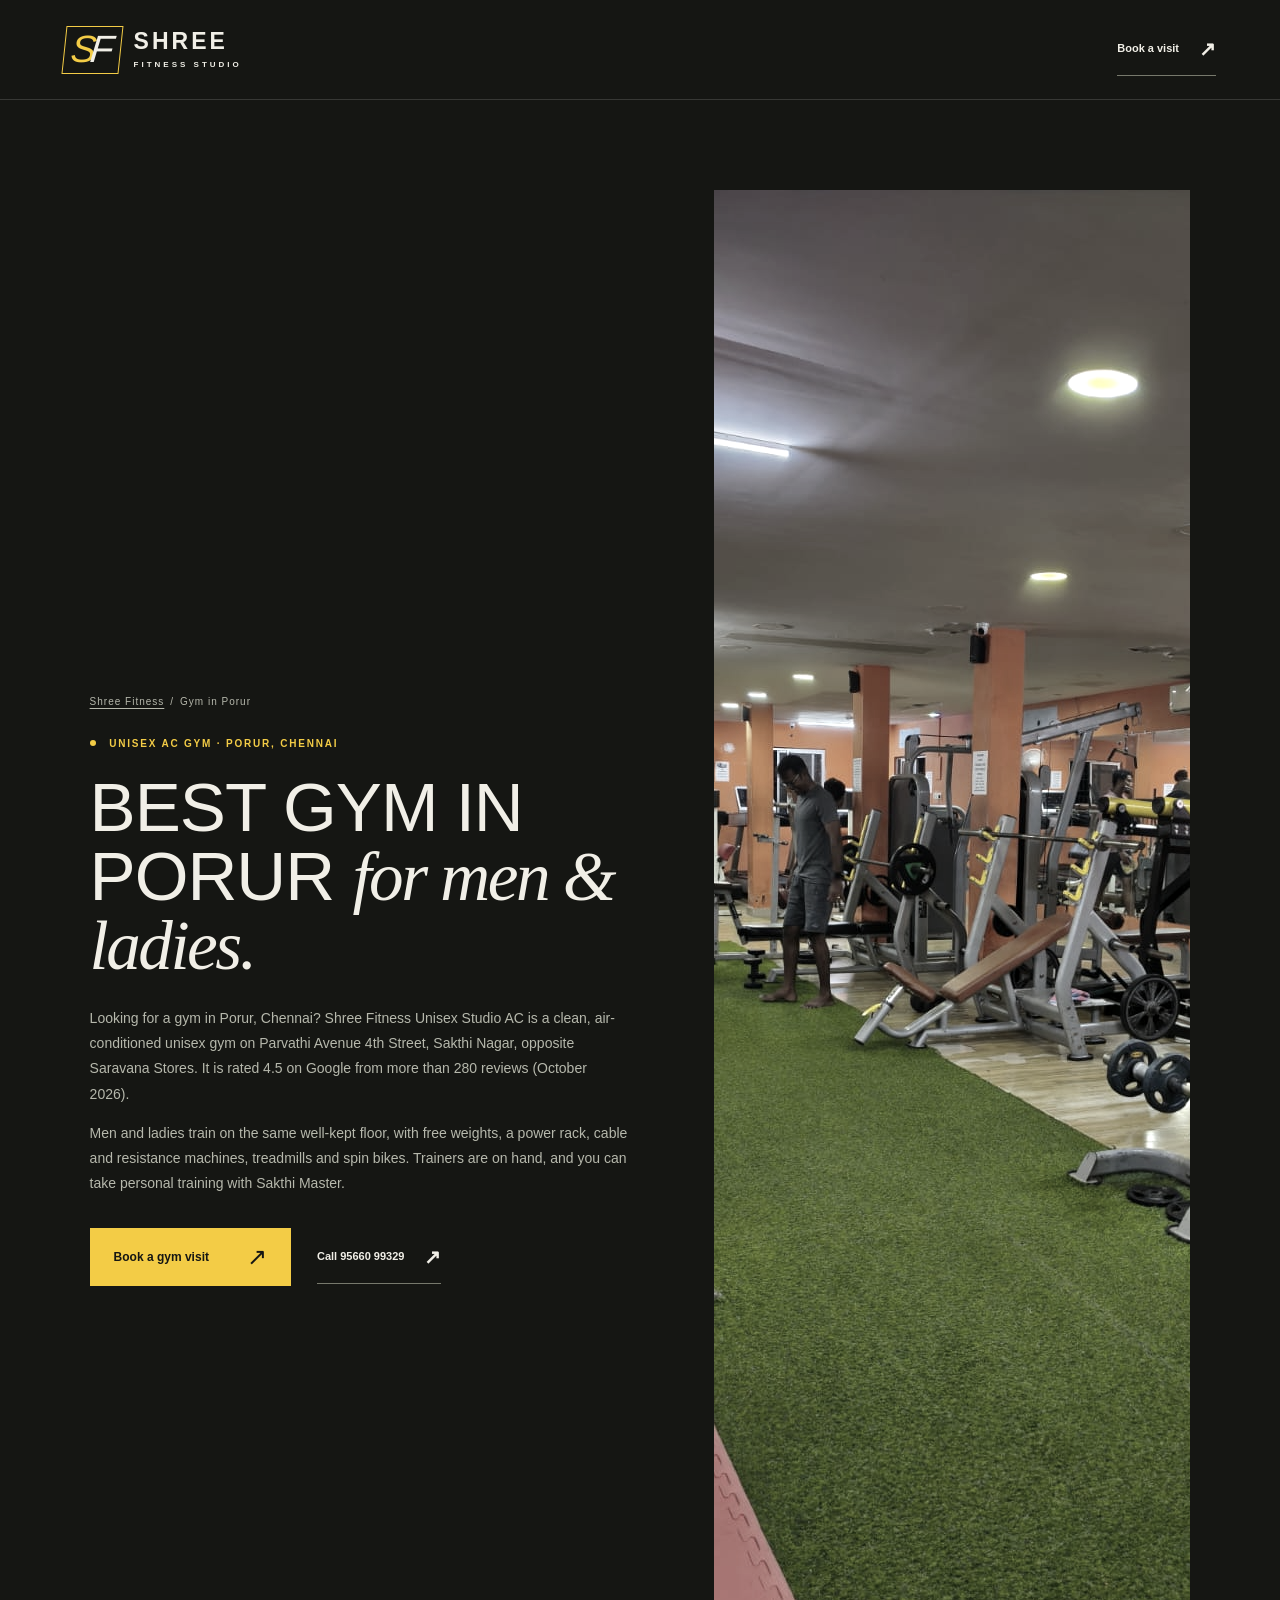
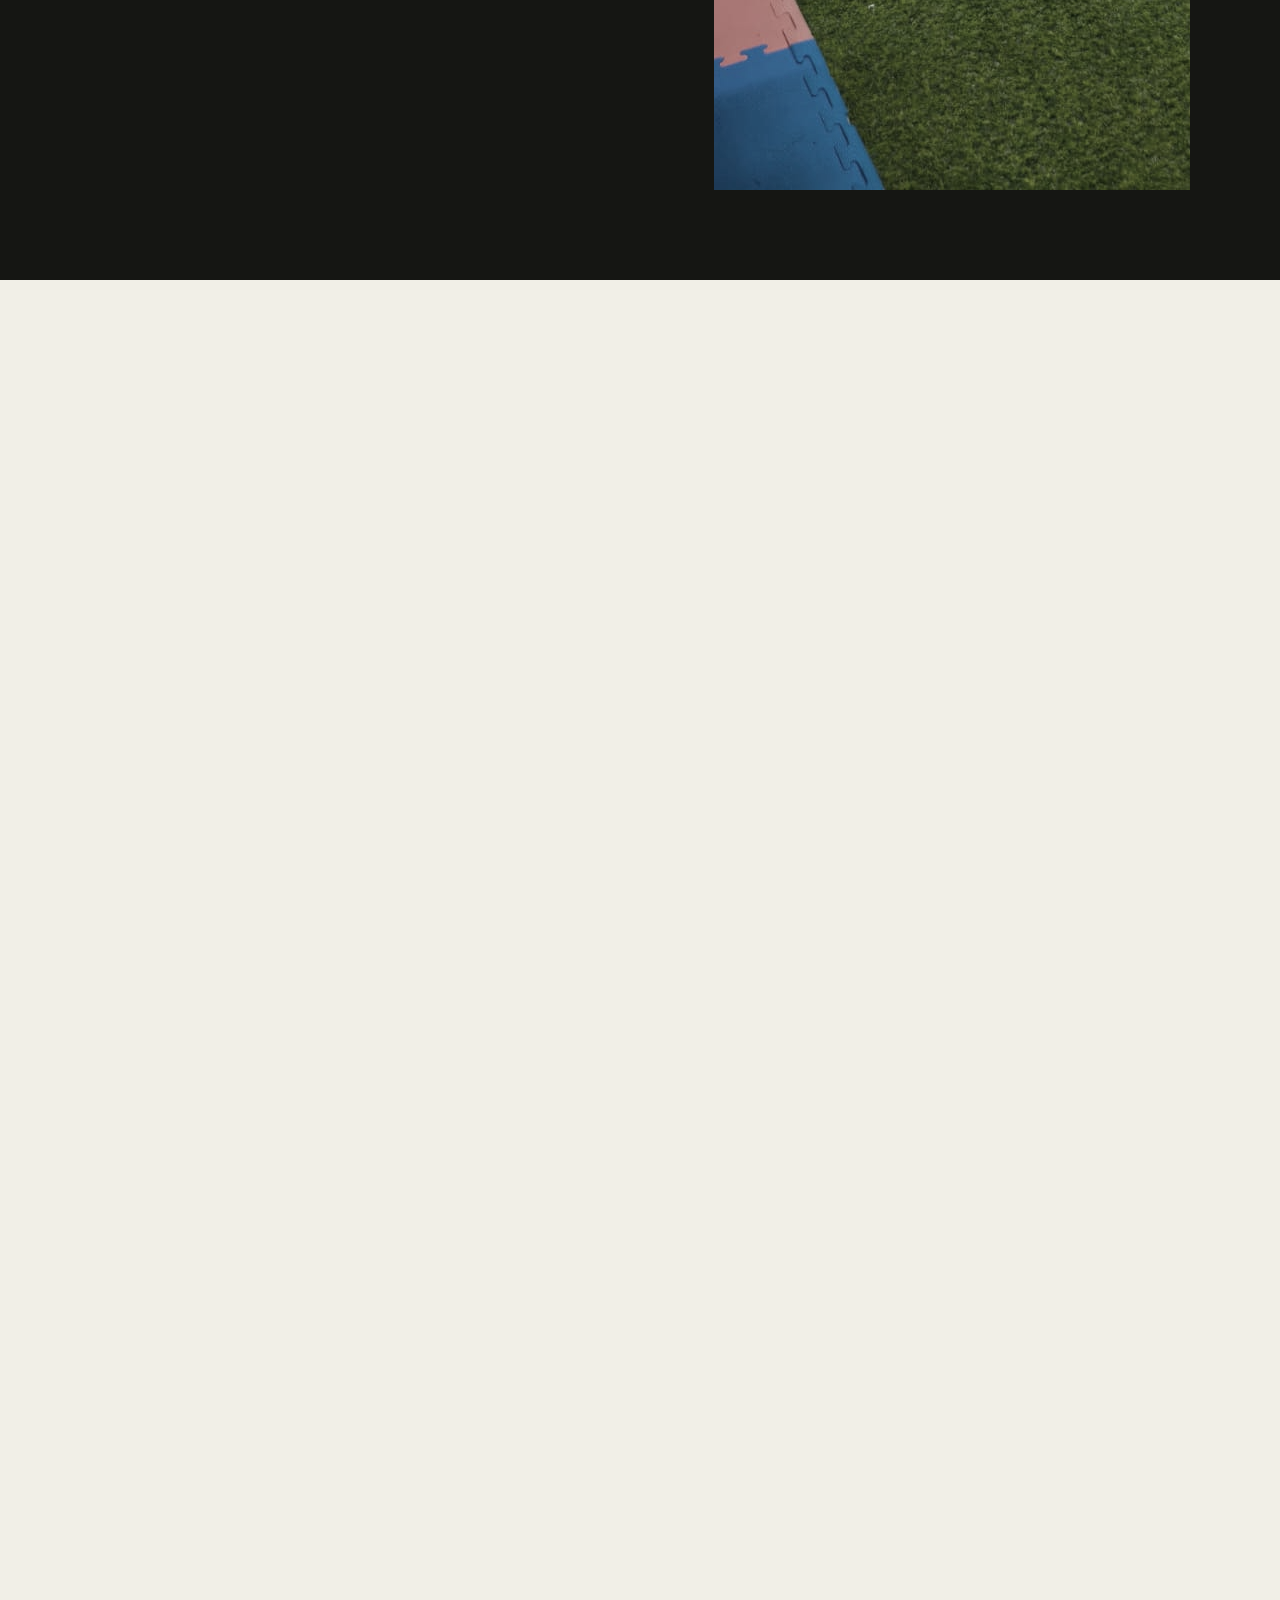
<file: gym-in-porur.html>
<!doctype html>
<html lang="en">
<head>
  <meta charset="utf-8"><meta name="viewport" content="width=device-width, initial-scale=1">
  <meta name="theme-color" content="#151613"><meta name="robots" content="index,follow,max-image-preview:large">
  <title>Best Gym in Porur for Men &amp; Ladies | Shree Fitness AC</title>
  <meta name="description" content="Looking for the best gym in Porur? Shree Fitness is a clean, air-conditioned unisex gym for men and ladies, rated 4.5 on Google. Open from 5:30 AM.">
  <link rel="canonical" href="https://shreefitnessstudio.pages.dev/gym-in-porur">
  <meta property="og:locale" content="en_IN"><meta property="og:site_name" content="Shree Fitness Studio"><meta property="og:type" content="website">
  <meta property="og:title" content="Best Gym in Porur for Men &amp; Ladies | Shree Fitness">
  <meta property="og:description" content="A clean, air-conditioned unisex gym in Porur, Chennai, with trainers, free weights, machines and cardio. Open from 5:30 AM.">
  <meta property="og:url" content="https://shreefitnessstudio.pages.dev/gym-in-porur">
  <meta property="og:image" content="https://shreefitnessstudio.pages.dev/assets/gym-01.jpeg"><meta name="twitter:card" content="summary_large_image">
  <link rel="icon" href="assets/favicon.svg" type="image/svg+xml"><link rel="stylesheet" href="styles.css"><link rel="stylesheet" href="enhancements.css">
  <script type="application/ld+json">{"@context":"https://schema.org","@graph":[
{"@type":"WebPage","@id":"https://shreefitnessstudio.pages.dev/gym-in-porur#webpage","url":"https://shreefitnessstudio.pages.dev/gym-in-porur","name":"Best Gym in Porur for Men & Ladies | Shree Fitness AC","isPartOf":{"@id":"https://shreefitnessstudio.pages.dev/#website"},"about":{"@id":"https://shreefitnessstudio.pages.dev/#gym"},"primaryImageOfPage":"https://shreefitnessstudio.pages.dev/assets/gym-01.jpeg","inLanguage":"en-IN"},
{"@type":"ExerciseGym","@id":"https://shreefitnessstudio.pages.dev/#gym","name":"Shree Fitness Unisex Studio AC","url":"https://shreefitnessstudio.pages.dev/","telephone":"+919566099329","address":{"@type":"PostalAddress","streetAddress":"No.3, Parvathi Avenue 4th Street, opposite Saravana Stores, Somasundaram Avenue, Sakthi Nagar, Porur","addressLocality":"Chennai","addressRegion":"Tamil Nadu","postalCode":"600116","addressCountry":"IN"},"geo":{"@type":"GeoCoordinates","latitude":13.0292602,"longitude":80.1632329},"hasMap":"https://maps.google.com/?cid=9076228611449774766"},
{"@type":"BreadcrumbList","itemListElement":[{"@type":"ListItem","position":1,"name":"Shree Fitness","item":"https://shreefitnessstudio.pages.dev/"},{"@type":"ListItem","position":2,"name":"Gym in Porur","item":"https://shreefitnessstudio.pages.dev/gym-in-porur"}]},
{"@type":"FAQPage","mainEntity":[
{"@type":"Question","name":"Which is the best gym in Porur?","acceptedAnswer":{"@type":"Answer","text":"The best gym is the one you will keep going to: close to home or work, clean, well equipped and with trainers who help you. Shree Fitness Unisex Studio AC is rated 4.5 on Google from more than 280 reviews, and members most often mention the trainers and hygiene. Book a visit and see it for yourself."}},
{"@type":"Question","name":"Is there a ladies gym in Porur?","acceptedAnswer":{"@type":"Answer","text":"Shree Fitness is a unisex, air-conditioned gym in Porur, so ladies and men both train here. You can visit first, with a friend or family member if you like, before you join."}},
{"@type":"Question","name":"Is Shree Fitness an AC gym?","acceptedAnswer":{"@type":"Answer","text":"Yes. Shree Fitness Unisex Studio AC is an air-conditioned gym in Porur, Chennai."}},
{"@type":"Question","name":"What are the gym timings?","acceptedAnswer":{"@type":"Answer","text":"Monday to Saturday, 5:30 AM to 9:30 PM. Sunday, 7:00 AM to 11:00 AM. Call ahead for festival and holiday timings."}},
{"@type":"Question","name":"How much are the gym fees?","acceptedAnswer":{"@type":"Answer","text":"Call 95660 99329 or ask at the studio for current membership plans and offers. Personal training fees are agreed with Sakthi Master on 8778642342."}},
{"@type":"Question","name":"Can the gym help me lose weight?","acceptedAnswer":{"@type":"Answer","text":"Yes. Tell the trainers your goal and they will help you combine strength training and cardio. Personal training and online coaching with Sakthi Master also include guidance on everyday food habits."}},
{"@type":"Question","name":"How do I reach Shree Fitness in Porur?","acceptedAnswer":{"@type":"Answer","text":"The studio is at No.3, Parvathi Avenue 4th Street, Somasundaram Avenue, Sakthi Nagar, Porur, Chennai 600116, upstairs at the BSNL Telephone Exchange and opposite Saravana Stores. On Google Maps, search for Shree Fitness Unisex Studio AC."}},
{"@type":"Question","name":"Can I see the gym before joining?","acceptedAnswer":{"@type":"Answer","text":"Yes. Book a studio visit on this website or call 95660 99329. The team will confirm a time with you. No payment is taken on this website."}}]}
]}</script>
</head>
<body class="booking-page service-page">
  <a class="skip-link" href="#main">Skip to content</a>
  <header class="site-header"><a class="brand" href="index.html"><span class="brand-symbol" aria-hidden="true">S<span>F</span></span><span class="brand-name">SHREE<span>FITNESS STUDIO</span></span></a><a class="text-link" href="booking.html">Book a visit <span aria-hidden="true">↗</span></a></header>
  <main id="main">
    <section class="service-hero section-pad" aria-labelledby="page-title">
      <div class="service-hero-copy">
        <nav class="breadcrumb" aria-label="Breadcrumb"><a href="index.html">Shree Fitness</a> / <span aria-current="page">Gym in Porur</span></nav>
        <p class="eyebrow"><span class="status-dot"></span> UNISEX AC GYM · PORUR, CHENNAI</p>
        <h1 id="page-title">BEST GYM IN PORUR <span class="serif">for men &amp; ladies.</span></h1>
        <p>Looking for a gym in Porur, Chennai? Shree Fitness Unisex Studio AC is a clean, air-conditioned unisex gym on Parvathi Avenue 4th Street, Sakthi Nagar, opposite Saravana Stores. It is rated 4.5 on Google from more than 280 reviews (October 2026).</p>
        <p>Men and ladies train on the same well-kept floor, with free weights, a power rack, cable and resistance machines, treadmills and spin bikes. Trainers are on hand, and you can take personal training with Sakthi Master.</p>
        <div class="hero-actions"><a class="button" href="booking.html">Book a gym visit <span aria-hidden="true">↗</span></a><a class="text-link" href="tel:+919566099329">Call 95660 99329 <span aria-hidden="true">↗</span></a></div>
      </div>
      <div class="service-hero-photo"><img src="assets/gym-01.jpeg" alt="Air-conditioned gym floor at Shree Fitness, a unisex gym in Porur, Chennai, with a turf walkway, machines and benches" width="1200" height="1600" fetchpriority="high"></div>
    </section>

    <section class="section-light section-pad" aria-labelledby="why-title">
      <div class="section-top"><p class="eyebrow">01 / WHY MEMBERS CHOOSE US</p><span class="micro">IN THEIR OWN WORDS.</span></div>
      <h2 id="why-title">WHAT MAKES A<br>GOOD GYM <span class="serif">in Porur.</span></h2>
      <div class="page-copy">
        <p>We would rather let members say it. On Google, the things reviewers mention most are the trainers (in 69 reviews) and hygiene (in 21), followed by weight loss, value for money, the diet chart, friendly staff and the air conditioning.</p>
        <div class="review-quotes">
          <blockquote><p>“Air conditioned, well equipped, dressing room, clean and friendly staff.”</p><cite>Google review</cite></blockquote>
          <blockquote><p>“The gym has a good environment and trainers, cost also low and high end machines.”</p><cite>Google review</cite></blockquote>
          <blockquote><p>“Good infrastructural Gym with all type of equipments and highly skilled trainers.”</p><cite>Google review</cite></blockquote>
        </div>
      </div>
      <div class="service-list">
        <article><h3>Trainers who guide you</h3><p>Ask the trainers on the floor how to use a machine, check your form or plan your week. For one-to-one coaching, book <a href="personal-training.html">personal training in Porur</a> with Sakthi Master.</p></article>
        <article><h3>Clean and hygienic</h3><p>Hygiene is one of the things members mention most. The floor is kept clean, and reviewers mention a dressing room.</p></article>
        <article><h3>Air-conditioned all day</h3><p>Train comfortably through the Chennai heat. The “AC” in Shree Fitness Unisex Studio AC means exactly that.</p></article>
        <article><h3>Strength and cardio in one place</h3><p>Dumbbells, a power rack, Olympic bench press stations, cable and plate-loaded machines, plus treadmills, spin bikes and an elliptical cross-trainer.</p></article>
      </div>
    </section>

    <section class="first-visit section-pad" aria-labelledby="ladies-title">
      <div class="section-top"><p class="eyebrow">02 / LADIES GYM IN PORUR</p><span class="micro">TRAIN WITHOUT WORRY.</span></div>
      <h2 id="ladies-title">A GYM WHERE LADIES<br>FEEL <span class="serif">at home.</span></h2>
      <div class="page-copy"><p>Searching for a ladies gym in Porur? Shree Fitness is a unisex studio, so women and men train side by side in one clean, air-conditioned space. Fitness for women is part of the studio’s focus, and our walls carry murals of women training.</p></div>
      <div class="steps">
        <article><span>01 / VISIT FIRST</span><h3>See the floor.</h3><p><a href="booking.html">Book a visit</a> and come with a friend or family member if you like. Look around before you decide.</p></article>
        <article><span>02 / PICK YOUR TIME</span><h3>Train when it suits you.</h3><p>Open from 5:30 AM to 9:30 PM, Monday to Saturday, and Sunday mornings. Tell the team the times that work for you.</p></article>
        <article><span>03 / YOUR GOAL</span><h3>Weight loss, strength or fitness.</h3><p>Personal training with Sakthi Master is open to women. You can also <a href="online-training.html">train online from home</a>.</p></article>
      </div>
    </section>

    <section class="section-light section-pad" aria-labelledby="inside-title">
      <div class="section-top"><p class="eyebrow">03 / INSIDE THE GYM</p><span class="micro">EVERYTHING YOU NEED.</span></div>
      <h2 id="inside-title">WELL EQUIPPED.<br><span class="serif">Well kept.</span></h2>
      <div class="equipment-block"><h3>On the gym floor</h3><ul class="equipment-list"><li>Dumbbell racks &amp; kettlebells</li><li>Power rack &amp; Olympic bench press stations</li><li>Flat, incline &amp; adjustable benches</li><li>Cable crossover station</li><li>Lat pulldown &amp; low row</li><li>Leg press, leg extension &amp; seated calf raise</li><li>Pec fly, biceps curl &amp; lower-back machines</li><li>Treadmills, spin bikes &amp; elliptical cross-trainer</li><li>Turf lane for stretching and movement</li></ul></div>
      <p class="service-aside"><a href="index.html#gallery">See 25 photos of the gym ↗</a></p>
    </section>

    <section class="first-visit section-pad" aria-labelledby="goal-title">
      <div class="section-top"><p class="eyebrow">04 / TRAIN FOR YOUR GOAL</p><span class="micro">EVERY STARTING POINT COUNTS.</span></div>
      <h2 id="goal-title">WHATEVER BROUGHT YOU<br>HERE, <span class="serif">start today.</span></h2>
      <div class="steps">
        <article><span>WEIGHT LOSS</span><h3>Lose weight steadily.</h3><p>Combine strength work with cardio, and ask about guidance on everyday food habits.</p></article>
        <article><span>MUSCLE &amp; STRENGTH</span><h3>Build muscle.</h3><p>Free weights, a power rack and resistance machines, with a routine built around steady progress.</p></article>
        <article><span>BEGINNERS</span><h3>New to the gym?</h3><p>Learn your way around the equipment at a pace that suits you. Nobody expects you to know it all on day one.</p></article>
      </div>
      <p class="service-aside">Want one-to-one coaching? <a href="personal-training.html">Personal trainer in Porur ↗</a> · Busy schedule? <a href="online-training.html">Online fitness coaching ↗</a></p>
    </section>

    <section class="section-light section-pad" aria-labelledby="reach-title">
      <div class="section-top"><p class="eyebrow">05 / TIMINGS &amp; LOCATION</p><span class="micro">EASY TO REACH FROM AROUND PORUR.</span></div>
      <h2 id="reach-title">GYM TIMINGS &amp;<br><span class="serif">how to reach us.</span></h2>
      <div class="service-list">
        <article><h3>Gym timings</h3><p>Monday to Saturday: 5:30 AM to 9:30 PM.<br>Sunday: 7:00 AM to 11:00 AM.<br>Call ahead for festival and holiday timings.</p></article>
        <article><h3>Address</h3><p>No.3, Parvathi Avenue 4th Street, Somasundaram Avenue, Sakthi Nagar, Porur, Chennai, Tamil Nadu 600116. Upstairs at the BSNL Telephone Exchange, opposite Saravana Stores. <a href="https://maps.google.com/?cid=9076228611449774766" target="_blank" rel="noopener noreferrer">Open in Google Maps ↗</a></p></article>
        <article><h3>From nearby areas</h3><p>Convenient for people who live or work around Porur, including Ramapuram, Valasaravakkam, Mugalivakkam, Iyyappanthangal, Madhanandapuram, Gerugambakkam, Kovur, Karambakkam and Alapakkam. The landmark to look for is Saravana Stores.</p></article>
        <article><h3>Membership &amp; fees</h3><p>Call <a href="tel:+919566099329">95660 99329</a> or ask at the studio for current membership plans and offers. For personal training, call Sakthi Master on <a href="tel:+918778642342">8778642342</a>.</p></article>
      </div>
    </section>

    <section class="faq section-pad"><p class="eyebrow">GYM IN PORUR QUESTIONS</p><div class="faq-grid"><h2>GOOD<br> TO <span class="serif">know.</span></h2><div>
      <details><summary>Which is the best gym in Porur?<span aria-hidden="true">+</span></summary><p>The best gym is the one you will keep going to: close to home or work, clean, well equipped and with trainers who help you. Shree Fitness Unisex Studio AC is rated 4.5 on Google from more than 280 reviews, and members most often mention the trainers and hygiene. <a href="booking.html">Book a visit</a> and see it for yourself.</p></details>
      <details><summary>Is there a ladies gym in Porur?<span aria-hidden="true">+</span></summary><p>Shree Fitness is a unisex, air-conditioned gym in Porur, so ladies and men both train here. You can visit first, with a friend or family member if you like, before you join.</p></details>
      <details><summary>Is Shree Fitness an AC gym?<span aria-hidden="true">+</span></summary><p>Yes. Shree Fitness Unisex Studio AC is an air-conditioned gym in Porur, Chennai.</p></details>
      <details><summary>What are the gym timings?<span aria-hidden="true">+</span></summary><p>Monday to Saturday, 5:30 AM to 9:30 PM. Sunday, 7:00 AM to 11:00 AM. Call ahead for festival and holiday timings.</p></details>
      <details><summary>How much are the gym fees?<span aria-hidden="true">+</span></summary><p>Call <a href="tel:+919566099329">95660 99329</a> or ask at the studio for current membership plans and offers. Personal training fees are agreed with Sakthi Master on <a href="tel:+918778642342">8778642342</a>.</p></details>
      <details><summary>Can the gym help me lose weight?<span aria-hidden="true">+</span></summary><p>Yes. Tell the trainers your goal and they will help you combine strength training and cardio. <a href="personal-training.html">Personal training</a> and <a href="online-training.html">online coaching</a> with Sakthi Master also include guidance on everyday food habits.</p></details>
      <details><summary>How do I reach Shree Fitness in Porur?<span aria-hidden="true">+</span></summary><p>The studio is at No.3, Parvathi Avenue 4th Street, Somasundaram Avenue, Sakthi Nagar, Porur, Chennai 600116, upstairs at the BSNL Telephone Exchange and opposite Saravana Stores. On Google Maps, search for Shree Fitness Unisex Studio AC.</p></details>
      <details><summary>Can I see the gym before joining?<span aria-hidden="true">+</span></summary><p>Yes. <a href="booking.html">Book a studio visit</a> on this website or call 95660 99329. The team will confirm a time with you. No payment is taken on this website.</p></details>
    </div></div></section>
  </main>
  <footer><nav class="footer-links" aria-label="Footer"><a href="index.html">Shree Fitness home</a><a href="personal-training.html">Personal trainer in Porur</a><a href="online-training.html">Online fitness coaching</a><a href="booking.html">Book a gym visit</a></nav><div class="footer-bottom"><span>© 2026 Shree Fitness Unisex Studio AC</span><span>PORUR, CHENNAI</span><a href="tel:+919566099329">95660 99329 ↗</a></div></footer>
</body>
</html>
</file>
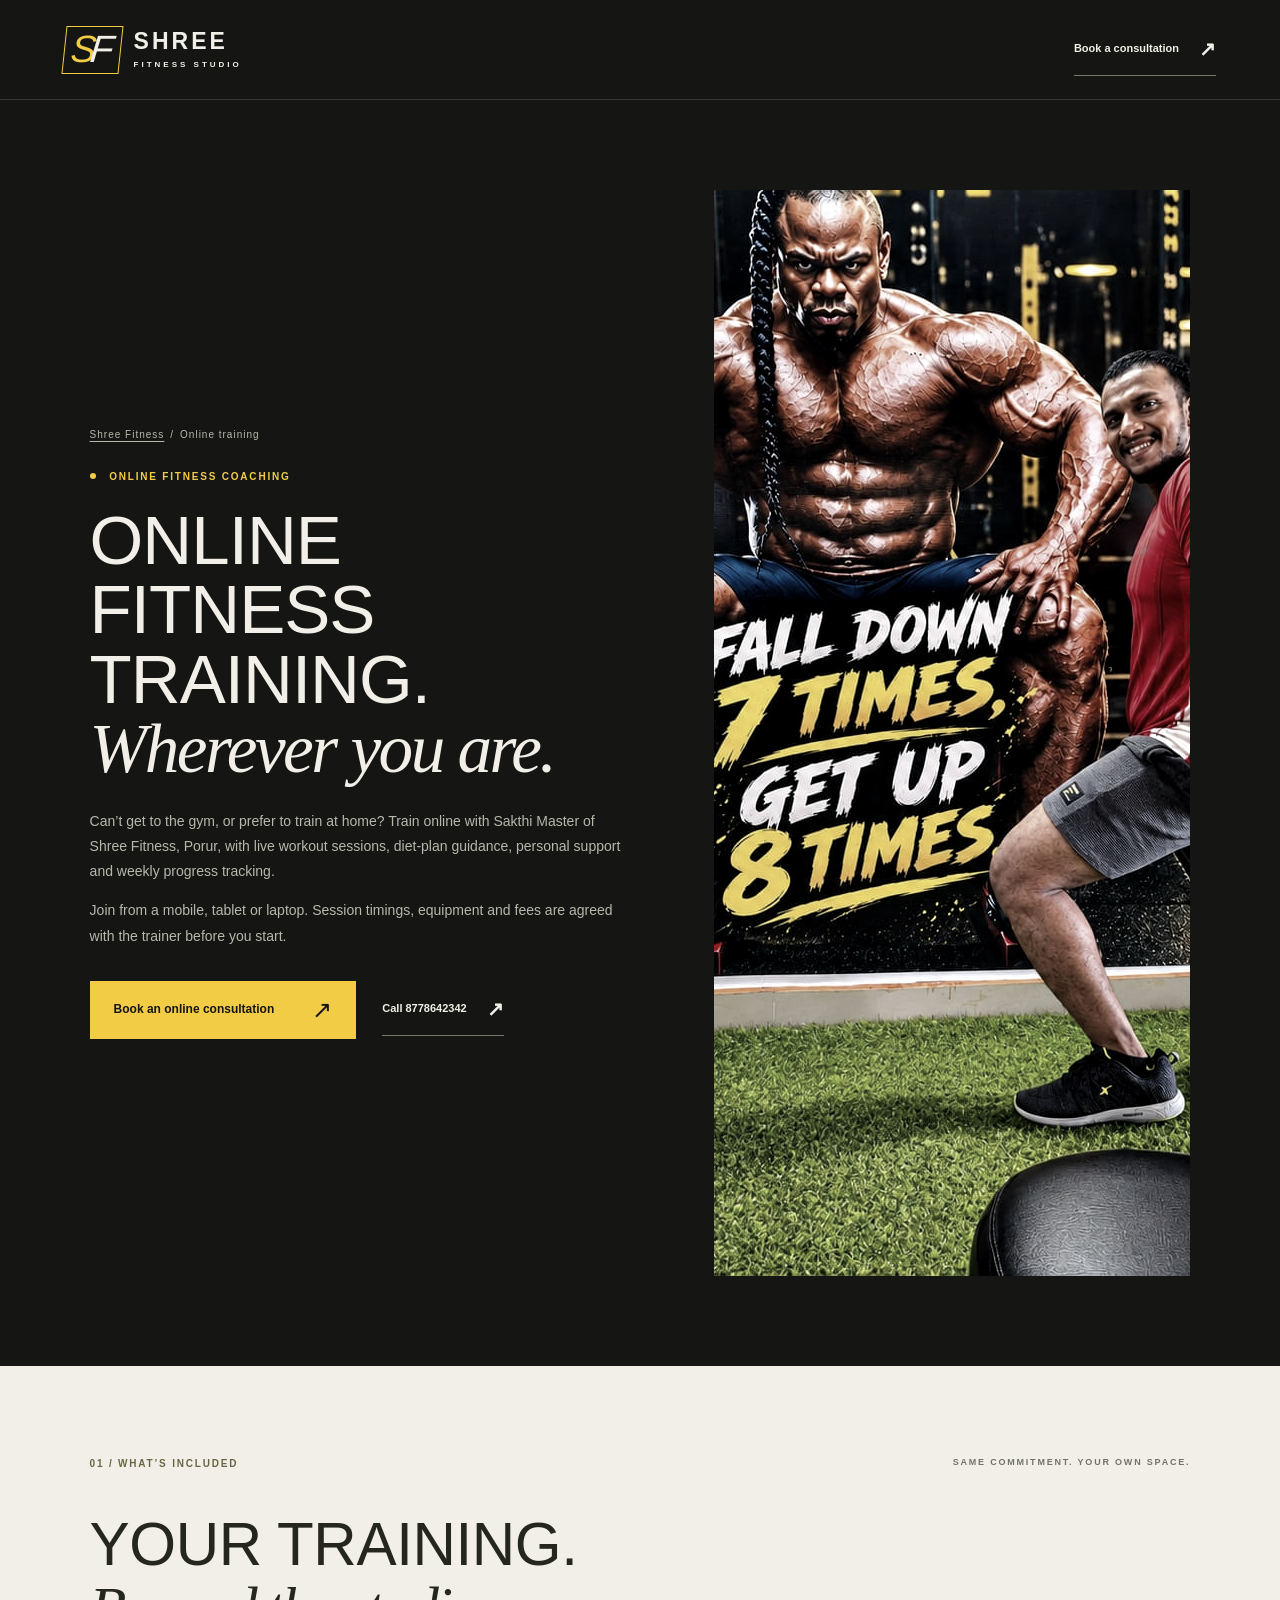
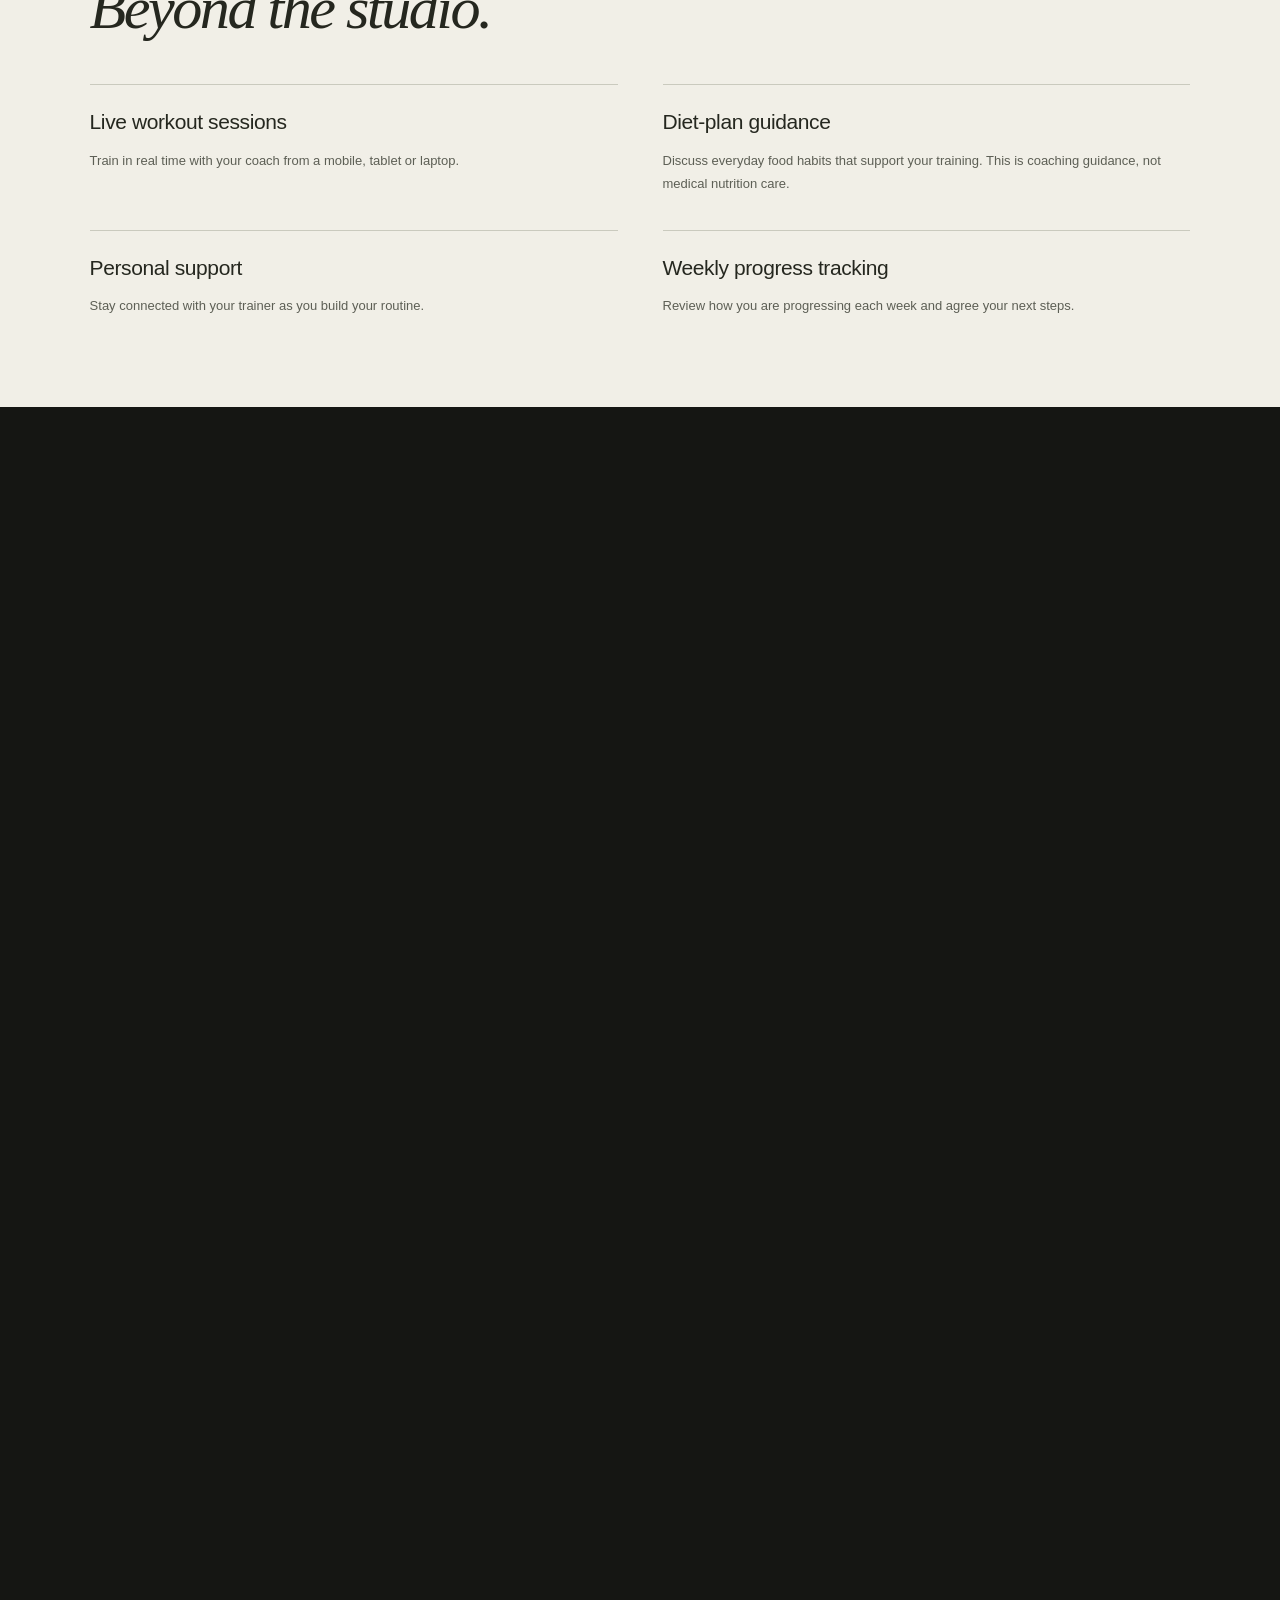
<file: online-training.html>
<!doctype html>
<html lang="en">
<head>
  <meta charset="utf-8"><meta name="viewport" content="width=device-width, initial-scale=1">
  <meta name="theme-color" content="#151613"><meta name="robots" content="index,follow,max-image-preview:large">
  <title>Online Fitness Coaching with Sakthi Master | Shree Fitness</title>
  <meta name="description" content="Train from home with live online workout sessions, diet-plan guidance, personal support and weekly progress tracking from Shree Fitness, Porur, Chennai.">
  <link rel="canonical" href="https://shreefitnessstudio.pages.dev/online-training">
  <meta property="og:locale" content="en_IN"><meta property="og:site_name" content="Shree Fitness Studio"><meta property="og:type" content="website">
  <meta property="og:title" content="Online Fitness Coaching with Sakthi Master | Shree Fitness">
  <meta property="og:description" content="Live workout sessions, diet-plan guidance, personal support and weekly progress tracking — wherever you train.">
  <meta property="og:url" content="https://shreefitnessstudio.pages.dev/online-training">
  <meta property="og:image" content="https://shreefitnessstudio.pages.dev/assets/training.jpeg"><meta name="twitter:card" content="summary_large_image">
  <link rel="icon" href="assets/favicon.svg" type="image/svg+xml"><link rel="stylesheet" href="styles.css"><link rel="stylesheet" href="enhancements.css">
  <script type="application/ld+json">{"@context":"https://schema.org","@graph":[
{"@type":"Service","@id":"https://shreefitnessstudio.pages.dev/online-training#service","name":"Online fitness coaching","serviceType":"Online personal training","url":"https://shreefitnessstudio.pages.dev/online-training","provider":{"@id":"https://shreefitnessstudio.pages.dev/#gym"},"description":"Live online workout sessions with Sakthi Master, diet-plan guidance, personal support and weekly progress tracking. Timings, equipment and fees are agreed with the trainer.","availableChannel":{"@type":"ServiceChannel","serviceUrl":"https://shreefitnessstudio.pages.dev/booking?service=online"}},
{"@type":"ExerciseGym","@id":"https://shreefitnessstudio.pages.dev/#gym","name":"Shree Fitness Unisex Studio AC","url":"https://shreefitnessstudio.pages.dev/","telephone":"+919566099329","address":{"@type":"PostalAddress","streetAddress":"No.3, Parvathi Avenue 4th Street, opposite Saravana Stores, Somasundaram Avenue, Sakthi Nagar, Porur","addressLocality":"Chennai","addressRegion":"Tamil Nadu","postalCode":"600116","addressCountry":"IN"}},
{"@type":"BreadcrumbList","itemListElement":[{"@type":"ListItem","position":1,"name":"Shree Fitness","item":"https://shreefitnessstudio.pages.dev/"},{"@type":"ListItem","position":2,"name":"Online training","item":"https://shreefitnessstudio.pages.dev/online-training"}]},
{"@type":"FAQPage","mainEntity":[
{"@type":"Question","name":"Do I need gym equipment to train online?","acceptedAnswer":{"@type":"Answer","text":"No. Tell the trainer what you have — no equipment, a mat and light equipment, dumbbells or resistance bands, or access to a gym — and sessions are planned around it."}},
{"@type":"Question","name":"Which devices can I use?","acceptedAnswer":{"@type":"Answer","text":"You can join live workout sessions from a mobile, tablet or laptop."}},
{"@type":"Question","name":"How much does online training cost?","acceptedAnswer":{"@type":"Answer","text":"Session timings, equipment needs and fees are agreed with the trainer. Book an online consultation or call 8778642342 to discuss current fees."}},
{"@type":"Question","name":"Is the diet-plan guidance a medical nutrition plan?","acceptedAnswer":{"@type":"Answer","text":"No. Diet-plan guidance covers everyday food habits that support your training. If you have a medical condition, speak with your doctor about your diet."}},
{"@type":"Question","name":"Can I join from outside Chennai?","acceptedAnswer":{"@type":"Answer","text":"Online sessions are held live over the internet, so you do not need to be near the studio. Ask about session times (Chennai time, IST) when you book, and include your country code if you are outside India."}}]}
]}</script>
</head>
<body class="booking-page service-page">
  <a class="skip-link" href="#main">Skip to content</a>
  <header class="site-header"><a class="brand" href="index.html"><span class="brand-symbol" aria-hidden="true">S<span>F</span></span><span class="brand-name">SHREE<span>FITNESS STUDIO</span></span></a><a class="text-link" href="booking.html?service=online">Book a consultation <span aria-hidden="true">↗</span></a></header>
  <main id="main">
    <section class="service-hero section-pad" aria-labelledby="page-title">
      <div class="service-hero-copy">
        <nav class="breadcrumb" aria-label="Breadcrumb"><a href="index.html">Shree Fitness</a> / <span aria-current="page">Online training</span></nav>
        <p class="eyebrow"><span class="status-dot"></span> ONLINE FITNESS COACHING</p>
        <h1 id="page-title">ONLINE FITNESS<br>TRAINING. <span class="serif">Wherever you are.</span></h1>
        <p>Can’t get to the gym, or prefer to train at home? Train online with Sakthi Master of Shree Fitness, Porur, with live workout sessions, diet-plan guidance, personal support and weekly progress tracking.</p>
        <p>Join from a mobile, tablet or laptop. Session timings, equipment and fees are agreed with the trainer before you start.</p>
        <div class="hero-actions"><a class="button" href="booking.html?service=online">Book an online consultation <span aria-hidden="true">↗</span></a><a class="text-link" href="tel:+918778642342">Call 8778642342 <span aria-hidden="true">↗</span></a></div>
      </div>
      <div class="service-hero-photo"><img src="assets/training.jpeg" alt="Training on the turf at Shree Fitness, the studio behind the online coaching programme" width="1448" height="1086" fetchpriority="high"></div>
    </section>

    <section class="section-light section-pad" aria-labelledby="included-title">
      <div class="section-top"><p class="eyebrow">01 / WHAT’S INCLUDED</p><span class="micro">SAME COMMITMENT. YOUR OWN SPACE.</span></div>
      <h2 id="included-title">YOUR TRAINING.<br><span class="serif">Beyond the studio.</span></h2>
      <div class="service-list">
        <article><h3>Live workout sessions</h3><p>Train in real time with your coach from a mobile, tablet or laptop.</p></article>
        <article><h3>Diet-plan guidance</h3><p>Discuss everyday food habits that support your training. This is coaching guidance, not medical nutrition care.</p></article>
        <article><h3>Personal support</h3><p>Stay connected with your trainer as you build your routine.</p></article>
        <article><h3>Weekly progress tracking</h3><p>Review how you are progressing each week and agree your next steps.</p></article>
      </div>
    </section>

    <section class="first-visit section-pad" aria-labelledby="equipment-title">
      <div class="section-top"><p class="eyebrow">02 / TRAIN WITH WHAT YOU HAVE</p><span class="micro">NO GYM? MAKE YOUR SPACE COUNT.</span></div>
      <h2 id="equipment-title">START WITH<br><span class="serif">what you’ve got.</span></h2>
      <div class="steps">
        <article><span>NO EQUIPMENT YET</span><h3>Bodyweight start.</h3><p>Begin with a clear space at home and build from there.</p></article>
        <article><span>MAT, DUMBBELLS OR BANDS</span><h3>Home setup.</h3><p>Tell the trainer what you have so sessions can be planned around it.</p></article>
        <article><span>ACCESS TO A GYM</span><h3>Guided gym sessions.</h3><p>Already have a gym nearby? Train there with online guidance and weekly check-ins.</p></article>
      </div>
      <p class="service-aside">Live near Porur? <a href="personal-training.html">Train in person with Sakthi Master ↗</a></p>
    </section>

    <section class="faq section-pad"><p class="eyebrow">ONLINE TRAINING QUESTIONS</p><div class="faq-grid"><h2>GOOD<br> TO <span class="serif">know.</span></h2><div>
      <details><summary>Do I need gym equipment to train online?<span aria-hidden="true">+</span></summary><p>No. Tell the trainer what you have — no equipment, a mat and light equipment, dumbbells or resistance bands, or access to a gym — and sessions are planned around it.</p></details>
      <details><summary>Which devices can I use?<span aria-hidden="true">+</span></summary><p>You can join live workout sessions from a mobile, tablet or laptop.</p></details>
      <details><summary>How much does online training cost?<span aria-hidden="true">+</span></summary><p>Session timings, equipment needs and fees are agreed with the trainer. <a href="booking.html?service=online">Book an online consultation</a> or call <a href="tel:+918778642342">8778642342</a> to discuss current fees.</p></details>
      <details><summary>Is the diet-plan guidance a medical nutrition plan?<span aria-hidden="true">+</span></summary><p>No. Diet-plan guidance covers everyday food habits that support your training. If you have a medical condition, speak with your doctor about your diet.</p></details>
      <details><summary>Can I join from outside Chennai?<span aria-hidden="true">+</span></summary><p>Online sessions are held live over the internet, so you do not need to be near the studio. Ask about session times (Chennai time, IST) when you book, and include your country code if you are outside India.</p></details>
    </div></div></section>
  </main>
  <footer><nav class="footer-links" aria-label="Footer"><a href="index.html">Shree Fitness home</a><a href="gym-in-porur.html">Best gym in Porur for men &amp; ladies</a><a href="personal-training.html">Personal trainer in Porur</a><a href="booking.html">Book a gym visit</a><a href="index.html#visit">Directions & timings</a></nav><div class="footer-bottom"><span>© 2026 Shree Fitness Unisex Studio AC</span><span>PORUR, CHENNAI</span><a href="tel:+918778642342">8778642342 ↗</a></div></footer>
</body>
</html>
</file>
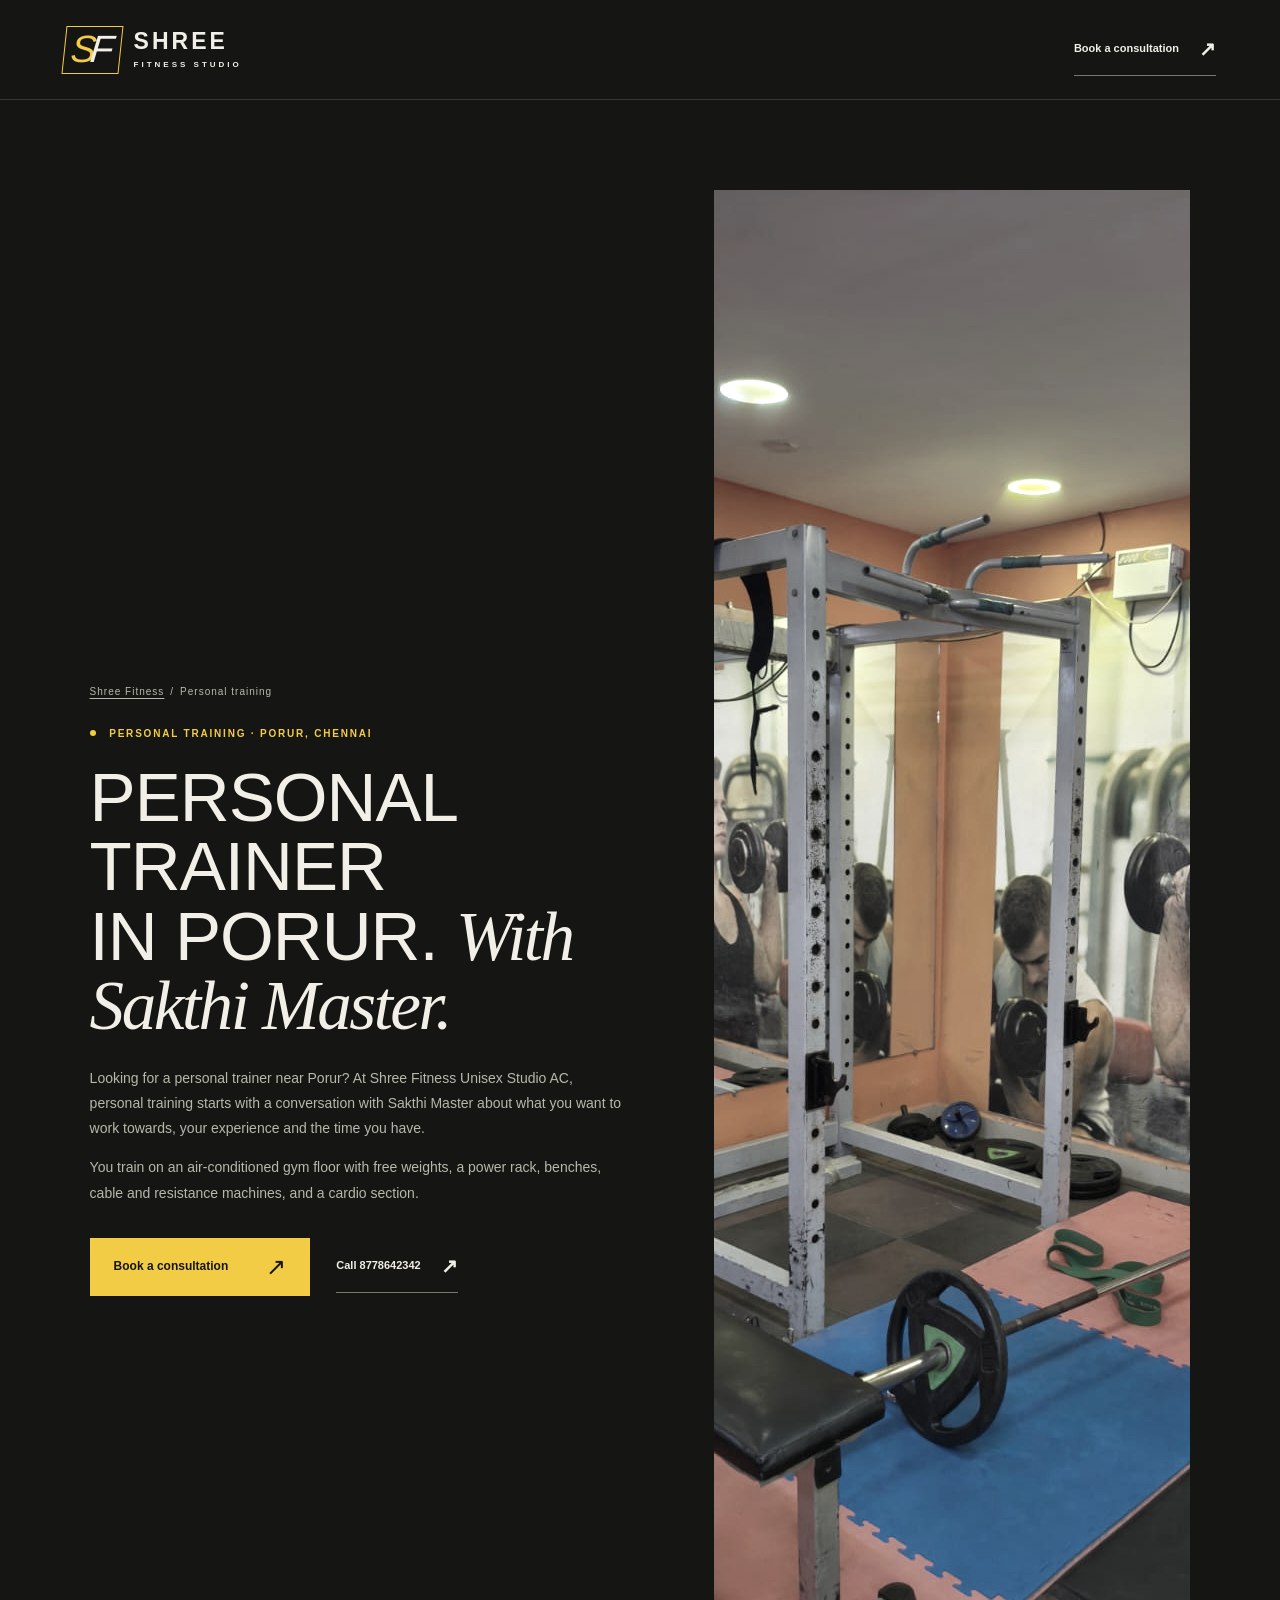
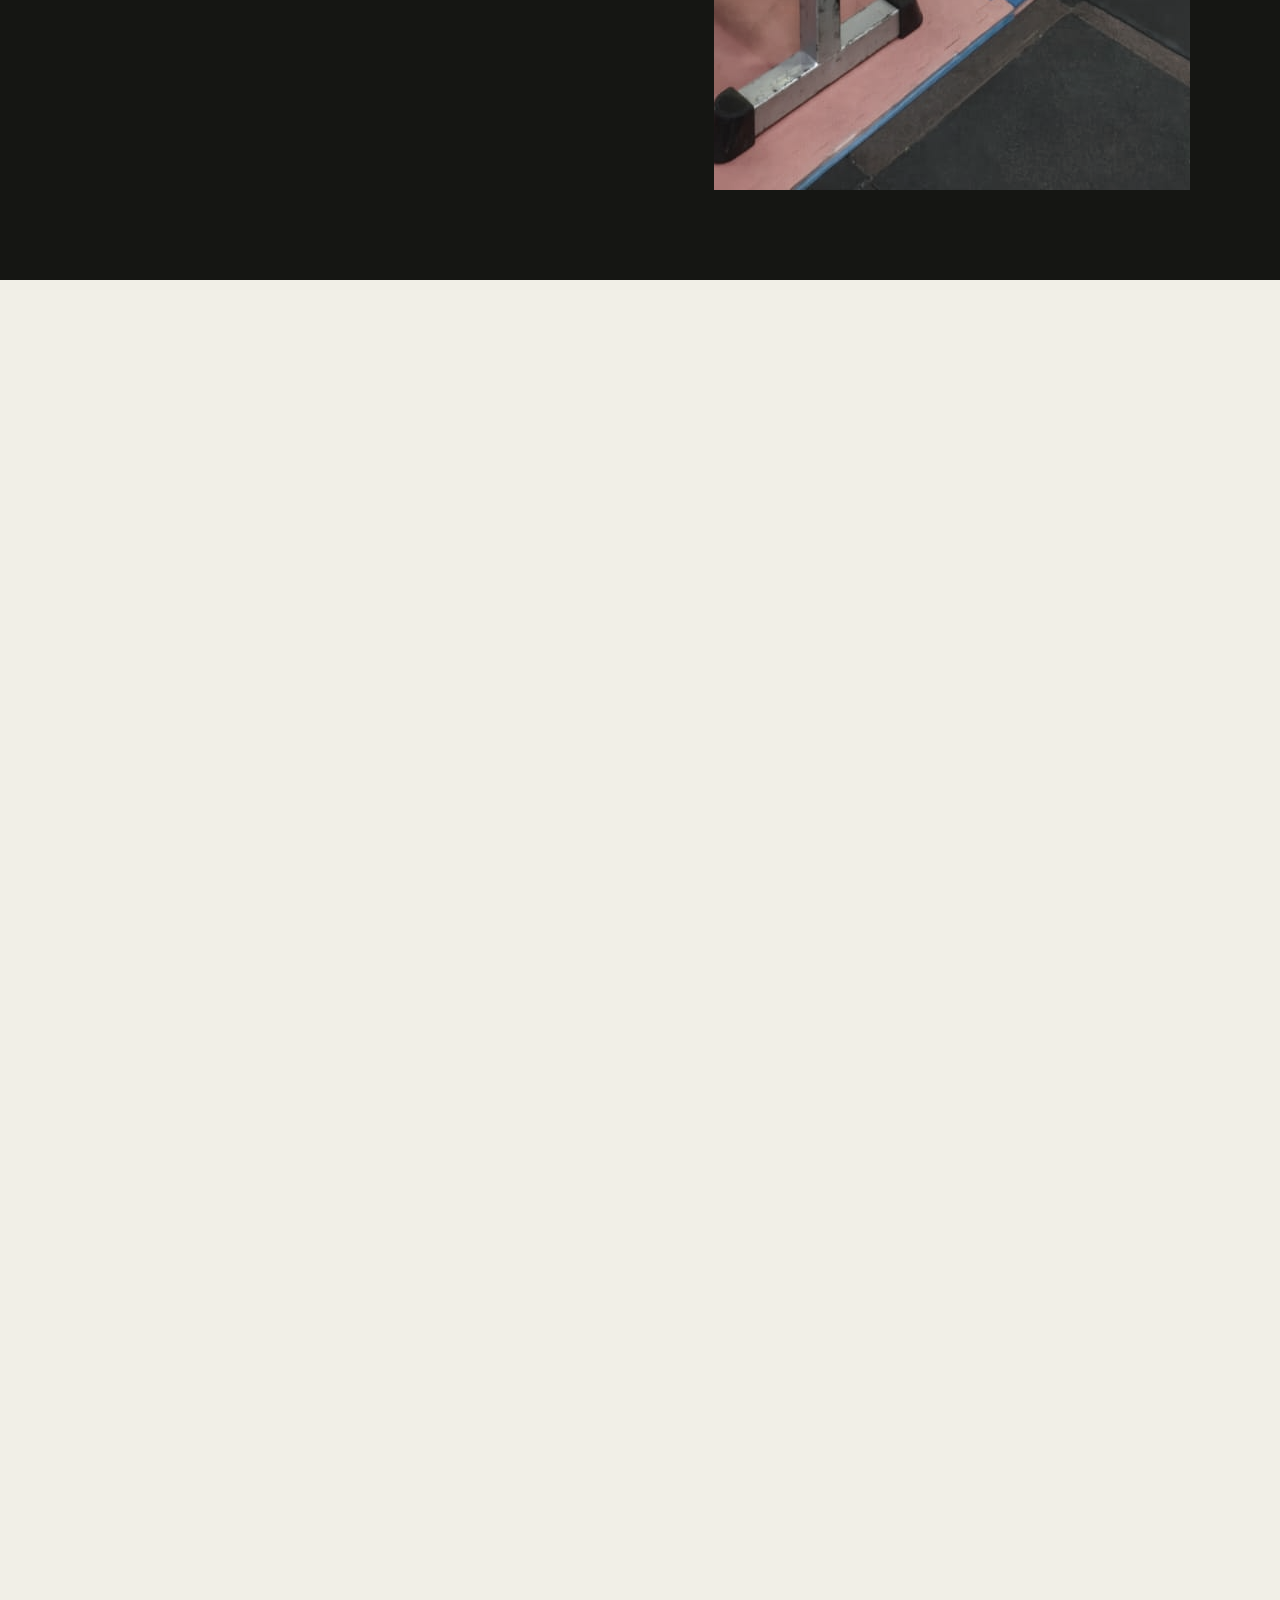
<file: personal-training.html>
<!doctype html>
<html lang="en">
<head>
  <meta charset="utf-8"><meta name="viewport" content="width=device-width, initial-scale=1">
  <meta name="theme-color" content="#151613"><meta name="robots" content="index,follow,max-image-preview:large">
  <title>Personal Trainer in Porur, Chennai | Shree Fitness</title>
  <meta name="description" content="Personal training in Porur, Chennai with Sakthi Master at Shree Fitness unisex AC gym. Strength, muscle, weight loss and conditioning. Book a consultation.">
  <link rel="canonical" href="https://shreefitnessstudio.pages.dev/personal-training">
  <meta property="og:locale" content="en_IN"><meta property="og:site_name" content="Shree Fitness Studio"><meta property="og:type" content="website">
  <meta property="og:title" content="Personal Trainer in Porur, Chennai | Shree Fitness">
  <meta property="og:description" content="Talk to Sakthi Master about personal training at Shree Fitness, a unisex AC gym in Porur, Chennai.">
  <meta property="og:url" content="https://shreefitnessstudio.pages.dev/personal-training">
  <meta property="og:image" content="https://shreefitnessstudio.pages.dev/assets/gym-04.jpeg"><meta name="twitter:card" content="summary_large_image">
  <link rel="icon" href="assets/favicon.svg" type="image/svg+xml"><link rel="stylesheet" href="styles.css"><link rel="stylesheet" href="enhancements.css">
  <script type="application/ld+json">{"@context":"https://schema.org","@graph":[
{"@type":"Service","@id":"https://shreefitnessstudio.pages.dev/personal-training#service","name":"Personal training in Porur, Chennai","serviceType":"Personal training","url":"https://shreefitnessstudio.pages.dev/personal-training","provider":{"@id":"https://shreefitnessstudio.pages.dev/#gym"},"areaServed":{"@type":"Place","name":"Porur, Chennai"},"description":"One-to-one personal training with Sakthi Master at Shree Fitness Unisex Studio AC, Porur. Fees and session timings are agreed directly with the trainer."},
{"@type":"Person","@id":"https://shreefitnessstudio.pages.dev/personal-training#trainer","name":"Sakthi Master","jobTitle":"Personal trainer","telephone":"+918778642342","worksFor":{"@id":"https://shreefitnessstudio.pages.dev/#gym"}},
{"@type":"ExerciseGym","@id":"https://shreefitnessstudio.pages.dev/#gym","name":"Shree Fitness Unisex Studio AC","url":"https://shreefitnessstudio.pages.dev/","telephone":"+919566099329","address":{"@type":"PostalAddress","streetAddress":"No.3, Parvathi Avenue 4th Street, opposite Saravana Stores, Somasundaram Avenue, Sakthi Nagar, Porur","addressLocality":"Chennai","addressRegion":"Tamil Nadu","postalCode":"600116","addressCountry":"IN"}},
{"@type":"BreadcrumbList","itemListElement":[{"@type":"ListItem","position":1,"name":"Shree Fitness","item":"https://shreefitnessstudio.pages.dev/"},{"@type":"ListItem","position":2,"name":"Personal training","item":"https://shreefitnessstudio.pages.dev/personal-training"}]},
{"@type":"FAQPage","mainEntity":[
{"@type":"Question","name":"How much does personal training cost?","acceptedAnswer":{"@type":"Answer","text":"Fees depend on the plan you agree with the trainer. Call Sakthi Master on 8778642342 or book a consultation to discuss current fees."}},
{"@type":"Question","name":"I have never trained before. Can I still start?","acceptedAnswer":{"@type":"Answer","text":"Yes. The first step is a conversation about your experience, goals and schedule, so the trainer can suggest a starting point."}},
{"@type":"Question","name":"When can personal training sessions happen?","acceptedAnswer":{"@type":"Answer","text":"The studio is open Monday to Saturday, 5:30 AM to 9:30 PM, and Sunday, 7:00 AM to 11:00 AM. Session timings are agreed with the trainer."}},
{"@type":"Question","name":"Can women book personal training?","acceptedAnswer":{"@type":"Answer","text":"Yes. Shree Fitness is a unisex studio, and personal training is open to both men and women."}},
{"@type":"Question","name":"Where does personal training take place?","acceptedAnswer":{"@type":"Answer","text":"At the studio: No.3, Parvathi Avenue 4th Street, Somasundaram Avenue, Sakthi Nagar, Porur, Chennai 600116, upstairs at the BSNL Telephone Exchange, opposite Saravana Stores. Online training is also available."}}]}
]}</script>
</head>
<body class="booking-page service-page">
  <a class="skip-link" href="#main">Skip to content</a>
  <header class="site-header"><a class="brand" href="index.html"><span class="brand-symbol" aria-hidden="true">S<span>F</span></span><span class="brand-name">SHREE<span>FITNESS STUDIO</span></span></a><a class="text-link" href="booking.html?service=personal">Book a consultation <span aria-hidden="true">↗</span></a></header>
  <main id="main">
    <section class="service-hero section-pad" aria-labelledby="page-title">
      <div class="service-hero-copy">
        <nav class="breadcrumb" aria-label="Breadcrumb"><a href="index.html">Shree Fitness</a> / <span aria-current="page">Personal training</span></nav>
        <p class="eyebrow"><span class="status-dot"></span> PERSONAL TRAINING · PORUR, CHENNAI</p>
        <h1 id="page-title">PERSONAL TRAINER<br>IN PORUR. <span class="serif">With Sakthi Master.</span></h1>
        <p>Looking for a personal trainer near Porur? At Shree Fitness Unisex Studio AC, personal training starts with a conversation with Sakthi Master about what you want to work towards, your experience and the time you have.</p>
        <p>You train on an air-conditioned gym floor with free weights, a power rack, benches, cable and resistance machines, and a cardio section.</p>
        <div class="hero-actions"><a class="button" href="booking.html?service=personal">Book a consultation <span aria-hidden="true">↗</span></a><a class="text-link" href="tel:+918778642342">Call 8778642342 <span aria-hidden="true">↗</span></a></div>
      </div>
      <div class="service-hero-photo"><img src="assets/gym-04.jpeg" alt="Power rack with a flat bench and loaded barbell at Shree Fitness personal training studio in Porur" width="1200" height="1600" fetchpriority="high"></div>
    </section>

    <section class="section-light section-pad" aria-labelledby="focus-title">
      <div class="section-top"><p class="eyebrow">01 / WHAT YOU CAN WORK ON</p><span class="micro">EVERY STARTING POINT COUNTS.</span></div>
      <h2 id="focus-title">TRAIN WITH<br><span class="serif">a plan.</span></h2>
      <div class="service-list">
        <article><h3>Strength & muscle</h3><p>Work with dumbbells, barbells, the power rack and resistance machines, with a routine built around steady progression.</p></article>
        <article><h3>Weight management & conditioning</h3><p>Combine strength work with treadmills, spin bikes and the elliptical cross-trainer, and discuss everyday food habits that support training.</p></article>
        <article><h3>Starting out or coming back</h3><p>New to the gym or returning after a break? Learn your way around the equipment and agree a pace that suits you.</p></article>
        <article><h3>Training for men and women</h3><p>Shree Fitness is a unisex studio. Personal training is open to everyone, whatever your goal or starting point.</p></article>
      </div>
    </section>

    <section class="first-visit section-pad" aria-labelledby="steps-title">
      <div class="section-top"><p class="eyebrow">02 / HOW IT STARTS</p><span class="micro">ONE STEP AT A TIME.</span></div>
      <h2 id="steps-title">THREE STEPS TO<br>YOUR <span class="serif">first session.</span></h2>
      <div class="steps">
        <article><span>01 / CONNECT</span><h3>Share your goal.</h3><p><a href="booking.html?service=personal">Book a consultation</a>, call 8778642342 or send a WhatsApp message.</p></article>
        <article><span>02 / MEET</span><h3>Visit the studio.</h3><p>Meet Sakthi Master in Porur, see the gym floor and talk through your experience and schedule.</p></article>
        <article><span>03 / AGREE</span><h3>Set your plan.</h3><p>Agree session timings and fees directly with the trainer, then make it your routine.</p></article>
      </div>
      <p class="service-aside">Can’t make it to Porur? <a href="online-training.html">Train online with Sakthi Master ↗</a></p>
    </section>

    <section class="faq section-pad"><p class="eyebrow">PERSONAL TRAINING QUESTIONS</p><div class="faq-grid"><h2>GOOD<br> TO <span class="serif">know.</span></h2><div>
      <details><summary>How much does personal training cost?<span aria-hidden="true">+</span></summary><p>Fees depend on the plan you agree with the trainer. Call Sakthi Master on <a href="tel:+918778642342">8778642342</a> or <a href="booking.html?service=personal">book a consultation</a> to discuss current fees.</p></details>
      <details><summary>I have never trained before. Can I still start?<span aria-hidden="true">+</span></summary><p>Yes. The first step is a conversation about your experience, goals and schedule, so the trainer can suggest a starting point.</p></details>
      <details><summary>When can personal training sessions happen?<span aria-hidden="true">+</span></summary><p>The studio is open Monday to Saturday, 5:30 AM to 9:30 PM, and Sunday, 7:00 AM to 11:00 AM. Session timings are agreed with the trainer.</p></details>
      <details><summary>Can women book personal training?<span aria-hidden="true">+</span></summary><p>Yes. Shree Fitness is a unisex studio, and personal training is open to both men and women.</p></details>
      <details><summary>Where does personal training take place?<span aria-hidden="true">+</span></summary><p>At the studio: No.3, Parvathi Avenue 4th Street, Somasundaram Avenue, Sakthi Nagar, Porur, Chennai 600116, upstairs at the BSNL Telephone Exchange, opposite Saravana Stores. <a href="index.html#visit">Get directions</a>. <a href="online-training.html">Online training</a> is also available.</p></details>
    </div></div></section>
  </main>
  <footer><nav class="footer-links" aria-label="Footer"><a href="index.html">Shree Fitness home</a><a href="gym-in-porur.html">Best gym in Porur for men &amp; ladies</a><a href="online-training.html">Online fitness coaching</a><a href="booking.html">Book a gym visit</a><a href="index.html#visit">Directions & timings</a></nav><div class="footer-bottom"><span>© 2026 Shree Fitness Unisex Studio AC</span><span>PORUR, CHENNAI</span><a href="tel:+919566099329">95660 99329 ↗</a></div></footer>
</body>
</html>
</file>
<file: styles.css>
@charset "UTF-8";
:root{--black:#151613;--panel:#1d1e1a;--yellow:#f3cc46;--cream:#f1efe7;--muted:#b6b8ac;--line:#ffffff25;--ink:#25271f;--sans:Arial,Helvetica,sans-serif;--display:Impact,'Arial Narrow',sans-serif}*{box-sizing:border-box}html{scroll-behavior:smooth;scroll-padding-top:94px}body{margin:0;background:var(--black);color:var(--cream);font-family:var(--sans);font-size:15px;line-height:1.6}a{color:inherit;text-decoration:none}button,input,select,textarea{font:inherit}button,a,input,select,textarea{-webkit-tap-highlight-color:transparent}button{cursor:pointer}img{display:block;max-width:100%;object-fit:cover}p,h1,h2,h3{margin:0}button{color:inherit}::selection{background:var(--yellow);color:var(--black)}:focus-visible{outline:3px solid #c89800;outline-offset:6px}.skip-link{position:fixed;top:-80px;left:16px;padding:12px;background:var(--yellow);color:var(--black);z-index:100}.skip-link:focus{top:12px}.site-header{height:100px;display:flex;align-items:center;justify-content:space-between;padding:0 5%;border-bottom:1px solid var(--line);background:var(--black);position:relative;z-index:20}.brand{display:flex;align-items:center;gap:13px}.brand-symbol{display:flex;font-family:var(--display);font-style:italic;font-size:38px;letter-spacing:-6px;border:1px solid var(--yellow);padding:0 12px 0 6px;line-height:1.2;color:var(--yellow);transform:skew(-6deg)}.brand-symbol span{color:var(--cream)}.brand-name{font-weight:900;letter-spacing:3px;font-size:23px;line-height:1.1}.brand-name>span{display:block;font-size:8px;letter-spacing:3px;margin-top:6px}nav{display:flex;align-items:center;gap:34px}nav>a:not(.button){font-size:12px;color:#d9dbd1}nav>a:hover{color:var(--yellow)}.button{display:inline-flex;align-items:center;justify-content:space-between;gap:38px;min-height:56px;padding:16px 23px;background:var(--yellow);color:var(--black);border:1px solid var(--yellow);font-weight:700;font-size:12px;line-height:1.3;transition:background .2s,transform .2s}.button:hover{background:#ffe17b;transform:translateY(-2px);color:var(--black)}.button>span{font-size:24px;font-weight:400;line-height:1}.button-small{min-height:44px;padding:12px 17px}.menu-toggle{display:none}.eyebrow,.micro{font-size:10px;letter-spacing:1.8px;font-weight:700;line-height:1.5}.eyebrow{color:var(--yellow)}.micro{color:var(--muted);font-size:9px}.hero{display:grid;grid-template-columns:1fr 1fr;padding:0 5%;position:relative;overflow:hidden}.hero-copy{padding:52px 0 45px;position:relative;z-index:2}.status-dot{display:inline-block;width:6px;height:6px;border-radius:50%;background:var(--yellow);margin:0 9px 1px 0}h1{font-family:var(--display);font-weight:400;font-size:clamp(76px,8.9vw,144px);line-height:.94;letter-spacing:-2px;margin:27px 0 25px}h1 em{font-style:normal;color:var(--yellow)}.hero-intro{font-size:17px;color:#c4c6bc;line-height:1.6}.hero-actions{display:flex;gap:26px;align-items:center;margin-top:26px}.text-link{font-size:11px;font-weight:700;display:inline-flex;align-items:center;justify-content:space-between;gap:20px;border-bottom:1px solid #77796c;padding:10px 0}.text-link:hover{color:var(--yellow)}.text-link span{font-size:20px}.hero-note{display:flex;align-items:center;gap:13px;margin-top:42px}.hero-note p{font-size:9px;letter-spacing:1.4px;color:var(--muted);line-height:1.7}.hero-note strong{font-weight:500;color:var(--cream)}.mini-mark{font-size:43px;color:var(--yellow);line-height:1}.hero-visual{position:relative;margin:30px 0 30px 10px;min-height:600px;overflow:hidden}.hero-visual>img{height:100%;width:100%;position:absolute;object-position:66% center;filter:saturate(.45) contrast(1.08)}.hero-photo-shade{position:absolute;inset:0;background:linear-gradient(0deg,#10120fe6,transparent 45%),linear-gradient(90deg,#15161366,transparent 40%)}.vertical-label{position:absolute;top:24px;right:20px;writing-mode:vertical-rl;font-size:9px;letter-spacing:3px}.photo-caption{position:absolute;bottom:28px;left:30px;right:26px;display:flex;align-items:center;justify-content:space-between;font-size:9px;letter-spacing:2px}.circle-arrow{display:grid;place-items:center;border:1px solid #d4d7c566;border-radius:50%;height:44px;width:44px;font-size:26px}.hero-stamp{position:absolute;right:20px;top:35%;border:1px solid var(--yellow);border-radius:50%;height:114px;width:114px;background:#151613d9;display:flex;flex-direction:column;justify-content:center;text-align:center;color:var(--yellow);font-size:7px;line-height:1;letter-spacing:1px;transform:rotate(12deg)}.hero-stamp b{font-family:var(--display);font-size:40px;line-height:1}.hero-bottom{grid-column:1/-1;border-top:1px solid var(--line);display:flex;justify-content:space-between;align-items:center;height:62px;font-size:8px;letter-spacing:1.7px;color:var(--muted)}.hero-bottom a{color:var(--cream)}.hero-bottom a span{margin-left:20px}.statement-strip{display:flex;justify-content:space-around;align-items:center;background:var(--yellow);color:var(--black);padding:23px 4%;font-family:var(--display);font-size:clamp(23px,3.1vw,48px);line-height:1;letter-spacing:.5px;gap:20px}.statement-strip i{font-style:normal;font-family:Georgia,serif;font-size:38px}.section-pad{padding:90px 7%}.section-light{background:var(--cream);color:var(--ink)}.section-light .eyebrow{color:#696743}.section-light .micro{color:#72746a}.section-top{display:flex;justify-content:space-between;gap:20px;margin-bottom:43px}h2{font-family:var(--display);font-weight:400;font-size:clamp(44px,4.7vw,72px);line-height:1.04;letter-spacing:-.4px}.serif{font-family:Georgia,'Times New Roman',serif;font-weight:400;font-style:italic;letter-spacing:-2.5px;text-transform:none}.intro-grid{display:grid;grid-template-columns:1.15fr 1fr;gap:10%;align-items:start;margin-bottom:48px}.intro-text{font-size:14px;max-width:440px;line-height:1.85}.intro-text p+p{margin-top:15px;color:#66685f}.dark-link{color:var(--ink);border-color:#9c9c8d;margin-top:12px}.dark-link:hover{color:#876800}.gallery{display:grid;grid-template-columns:1.6fr 1fr 1fr;gap:18px;height:340px}.gallery-item{position:relative;padding:0;border:0;background:#222;overflow:hidden;text-align:left}.gallery-item>img{height:100%;width:100%;filter:saturate(.65);transition:transform .6s,filter .6s}.gallery-item:hover>img{transform:scale(1.035);filter:saturate(1)}.gallery-item:after{content:'';position:absolute;inset:50% 0 0;background:linear-gradient(transparent,#000a)}.gallery-item>span{position:absolute;z-index:1;bottom:18px;left:20px;right:20px;color:#fff;display:flex;align-items:center;justify-content:space-between;font-size:8px;letter-spacing:1.4px}.gallery-item b{font-size:22px;font-weight:400}.gallery-main img{object-position:center 58%}.studio-features{display:grid;grid-template-columns:repeat(4,1fr);margin-top:27px;border-top:1px solid #cacabe;padding-top:22px;font-size:11px}.studio-features b{font-size:9px;color:#858677;margin-right:16px;font-weight:400}.training-grid{display:grid;grid-template-columns:1fr 1.3fr;gap:10%}.training-heading>p{color:var(--muted);font-size:13px;margin:25px 0 26px}.button-outline{background:transparent;color:var(--cream);border-color:#57594b}.training-motif{font-family:var(--display);font-size:130px;line-height:1;color:transparent;-webkit-text-stroke:1px #4c4e41;font-style:italic;margin-top:45px}.training-motif span{display:block;font-family:var(--sans);font-style:normal;font-size:7px;letter-spacing:2.5px;color:var(--muted);-webkit-text-stroke:0;margin-top:10px}.training-row{display:grid;grid-template-columns:22px 1fr 24px;gap:20px;border-top:1px solid #555749;padding:28px 0}.training-row:last-child{border-bottom:1px solid #555749}.row-number{color:var(--yellow);font-size:10px;padding-top:6px}.training-row h3{font-size:23px;font-weight:400;letter-spacing:-.5px}.training-row p{font-size:12px;color:var(--muted);margin:12px 0 20px;max-width:340px}.training-tag{font-size:8px;letter-spacing:1.3px;color:#d6d8c9}.row-arrow{font-size:25px;color:var(--yellow)}.training-row:hover h3{color:var(--yellow)}.coach{display:grid;grid-template-columns:1fr 1fr}.coach-photo{position:relative;overflow:hidden;min-height:580px}.coach-photo img{position:absolute;width:100%;height:100%;object-position:70% center;filter:saturate(.3)}.image-label{position:absolute;bottom:25px;left:35px;padding:10px 14px;background:var(--black);color:var(--cream);font-size:8px;letter-spacing:2px}.coach-copy{padding:70px 13% 70px 12%}.coach-copy h2{font-size:clamp(36px,3.4vw,51px);margin:25px 0 32px}.coach-copy .serif{letter-spacing:-1.6px}.coach-copy>p:not(.eyebrow):not(.coach-name){color:#696b60;font-size:13px;line-height:1.85;margin-bottom:15px}.coach-name{font-size:15px;font-weight:700;letter-spacing:1px;margin-bottom:25px}.coach-name span{display:block;font-size:10px;font-weight:400;letter-spacing:.6px;margin-top:3px;color:#76776a}.first-visit h2{max-width:900px}.steps{display:grid;grid-template-columns:repeat(3,1fr);gap:45px;margin-top:50px}.steps article{border-top:1px solid #505245;padding-top:22px}.steps article>span{font-size:9px;letter-spacing:1.5px;color:var(--yellow)}.steps h3{font-size:22px;letter-spacing:-.6px;font-weight:400;margin:20px 0 12px}.steps p{font-size:12px;color:var(--muted);max-width:270px}.enquire{background:var(--yellow);color:var(--black);display:grid;grid-template-columns:1fr 1fr;gap:12%}.enquire .eyebrow,.enquire .micro{color:#4f481f}.enquire h2{font-size:clamp(60px,6.5vw,100px);margin:27px 0 20px}.enquire-copy>p:not(.eyebrow){font-size:14px}.enquire-phone{display:block;font-size:25px;letter-spacing:-.5px;margin:32px 0 6px}.enquire-phone span{margin-left:20px}.enquire-copy>.micro{font-size:8px;letter-spacing:1.2px}form{align-self:center}form label{display:block;font-size:11px;font-weight:700;margin-bottom:8px}form label>span{font-weight:400}input,select,textarea{display:block;width:100%;border:0;border-bottom:1px solid #87712d;background:transparent;color:var(--black);border-radius:0;padding:13px 2px;margin-bottom:27px;min-height:48px;font-size:14px}input::placeholder,textarea::placeholder{color:#5f542d;opacity:1}textarea{resize:vertical}select{cursor:pointer}select option{background:var(--cream)}.button-black,.button-dark{background:var(--black);color:var(--cream);border-color:var(--black)}.button-black:hover,.button-dark:hover{background:#34372a;color:var(--cream)}form .button{width:100%}.form-note{font-size:10px;line-height:1.65;color:#574d2b;margin-top:14px}#form-status{font-size:11px;margin-top:12px}.visit-grid{display:grid;grid-template-columns:1fr 1fr;gap:12%}address{font-style:normal;font-size:14px;line-height:1.85;color:#626458;margin:26px 0}.visit-contact{margin-top:28px}.visit-contact>a{font-size:14px;margin-right:20px;display:inline-block}.visit-contact p{font-size:11px;color:#737569;margin-top:12px;max-width:320px}.visit-detail{position:relative;background:#deded1;padding:40px;display:flex;flex-direction:column;justify-content:flex-end;min-height:430px;overflow:hidden;background-image:linear-gradient(#b7b9a522 1px,transparent 1px),linear-gradient(90deg,#b7b9a522 1px,transparent 1px);background-size:36px 36px}.location-mark{position:absolute;font-size:270px;font-family:Arial,sans-serif;line-height:1;right:-15px;top:-15px;color:#b8bba2}.visit-detail .eyebrow{position:relative}.visit-detail h3{font-family:var(--display);font-size:46px;line-height:1.02;font-weight:400;margin:20px 0 35px;position:relative}.visit-detail h3 span{color:#757a5e}.location-bottom{border-top:1px solid #b1b4a0;display:flex;justify-content:space-between;align-items:center;padding-top:20px;font-size:9px;letter-spacing:1.5px}.location-pin{font-size:38px;line-height:1}.faq>.eyebrow{margin-bottom:35px}.faq-grid{display:grid;grid-template-columns:1fr 1.5fr;gap:10%}details{border-top:1px solid #4e5044}details:last-child{border-bottom:1px solid #4e5044}summary{cursor:pointer;display:flex;align-items:center;justify-content:space-between;gap:20px;padding:22px 0;list-style:none;font-size:13px}summary::-webkit-details-marker{display:none}summary span{font-size:22px;color:var(--yellow)}details[open] summary span{transform:rotate(45deg)}details p{padding:0 25px 24px 0;color:var(--muted);font-size:12px;max-width:520px}footer{padding:40px 5% 26px;border-top:1px solid var(--line)}.footer-top{display:flex;align-items:center;justify-content:space-between;gap:25px}.footer-top p{font-family:Georgia,serif;font-size:17px;font-style:italic;color:var(--muted)}.footer-bottom{display:flex;justify-content:space-between;gap:20px;border-top:1px solid var(--line);padding-top:25px;margin-top:35px;color:var(--muted);font-size:9px;letter-spacing:.4px}.mobile-contact{display:none}dialog{max-width:min(1000px,90vw);max-height:92vh;background:var(--black);color:var(--cream);border:1px solid #555;padding:16px}dialog::backdrop{background:#000d}dialog img{max-height:73vh;max-width:100%;width:auto;object-fit:contain;margin:auto}dialog p{font-size:12px;margin:12px 0 0}.dialog-close{display:block;margin:0 0 15px auto;background:none;border:1px solid #7d806e;padding:8px 14px}.dialog-open{overflow:hidden}
@media(min-width:1600px){.hero,.site-header,footer{padding-left:max(5%,calc((100vw - 1500px)/2));padding-right:max(5%,calc((100vw - 1500px)/2))}.section-pad{padding-left:max(7%,calc((100vw - 1400px)/2));padding-right:max(7%,calc((100vw - 1400px)/2))}}
@media(max-width:1000px){nav{gap:20px}.site-header{padding:0 4%;height:85px}.brand-name{font-size:20px}.brand-symbol{font-size:32px}.button-small{gap:16px}.hero{padding:0 4%}.hero-visual{min-height:570px}.hero-actions{gap:15px}.hero-actions .text-link{font-size:10px;gap:8px}.section-pad{padding:70px 6%}.gallery{height:290px;gap:12px}.gallery-item>span{left:12px;right:12px;font-size:7px}.coach-copy{padding:55px 9%}.coach-photo{min-height:550px}.training-grid{gap:6%}.enquire,.visit-grid{gap:8%}.footer-top p{font-size:14px}}
@media(max-width:760px){html{scroll-padding-top:20px}.site-header{height:80px;padding:0 6%}.menu-toggle{display:flex;gap:13px;align-items:center;background:none;border:1px solid #595c4c;padding:9px 12px;font-size:12px}.menu-toggle span{font-size:16px}nav{display:none;position:absolute;top:80px;left:0;right:0;background:var(--black);padding:25px 6%;border-bottom:1px solid var(--line);align-items:stretch;flex-direction:column;gap:0}nav.is-open{display:flex}nav>a:not(.button){font-size:15px;padding:14px 0}nav .button{margin-top:12px}.hero{display:block;padding:0 6%}.hero-copy{padding:35px 0 30px}.hero .eyebrow{font-size:8px;letter-spacing:1.2px}h1{font-size:clamp(85px,18vw,128px);line-height:.93;margin:25px 0}.hero-intro{font-size:15px}.hero-actions{gap:24px;flex-wrap:wrap}.hero-note{display:none}.hero-visual{height:400px;min-height:0;margin:0 0 25px}.hero-visual>img{object-position:65% 45%}.hero-stamp{top:20px;right:20px;width:90px;height:90px;font-size:6px}.hero-stamp b{font-size:32px}.vertical-label{display:none}.photo-caption{left:20px;bottom:20px;font-size:8px}.hero-bottom{height:55px;font-size:7px;letter-spacing:1px}.hero-bottom>span:last-child{display:none}.hero-bottom a span{margin-left:7px}.statement-strip{padding:20px 5%;gap:13px;font-size:22px;flex-wrap:wrap;justify-content:center}.statement-strip i{font-size:23px}.statement-strip i:last-child{display:none}.section-pad{padding:56px 6%}.section-top{margin-bottom:30px}.section-top>.micro{display:none}h2{font-size:45px}.serif{letter-spacing:-1.8px}.intro-grid{grid-template-columns:1fr;gap:25px;margin-bottom:30px}.intro-text{max-width:100%;font-size:13px}.gallery{height:auto;grid-template-columns:1fr 1fr;gap:12px}.gallery-main{grid-column:1/-1;height:330px}.gallery-item:not(.gallery-main){height:230px}.gallery-item>span{font-size:7px;letter-spacing:1px}.studio-features{grid-template-columns:1fr 1fr;row-gap:20px;font-size:10px}.training-grid{grid-template-columns:1fr;gap:35px}.training-heading>p{margin:20px 0}.training-motif{display:none}.training-row{padding:24px 0;gap:15px}.training-row h3{font-size:22px}.coach{grid-template-columns:1fr}.coach-photo{min-height:400px;order:2}.coach-photo img{object-position:65% center}.coach-copy{padding:55px 6%}.coach-copy h2{font-size:43px}.steps{grid-template-columns:1fr;gap:25px;margin-top:35px}.steps h3{margin:10px 0}.steps p{max-width:100%}.enquire{grid-template-columns:1fr;gap:40px}.enquire h2{font-size:70px}.enquire-phone{margin-top:24px}.visit-grid{grid-template-columns:1fr;gap:35px}.visit-detail{min-height:350px;padding:30px}.visit-detail h3{font-size:44px}.faq-grid{grid-template-columns:1fr;gap:30px}.faq-grid h2 br{display:none}.faq>.eyebrow{font-size:8px}.footer-top{align-items:flex-start;flex-wrap:wrap}.footer-top p{order:3;width:100%;font-size:15px}.footer-bottom{flex-wrap:wrap;font-size:8px;margin-top:25px}footer{padding:35px 6% 90px}.footer-bottom>span:nth-child(2){display:none}.mobile-contact{position:fixed;bottom:0;left:0;right:0;z-index:25;display:grid;grid-template-columns:1fr 1.2fr;background:var(--black);border-top:1px solid #595b4c;padding-bottom:env(safe-area-inset-bottom)}.mobile-contact a{text-align:center;padding:17px 6px;font-size:11px;font-weight:700}.mobile-contact a:last-child{background:var(--yellow);color:var(--black)}dialog{max-width:94vw;padding:12px}.dialog-close{min-height:44px}}
@media(max-width:380px){h1{font-size:80px}.hero-actions{gap:15px}.hero-actions .button{padding:15px;gap:18px}.statement-strip{font-size:18px;gap:10px}.statement-strip i{font-size:18px}.gallery-item:not(.gallery-main){height:200px}.brand-name{font-size:18px}.hero-bottom{font-size:6px}}
@media(prefers-reduced-motion:reduce){html{scroll-behavior:auto}*,*:before,*:after{transition:none!important;animation:none!important}}
.booking-layout{display:grid;grid-template-columns:1fr 1.1fr;min-height:900px}.booking-intro{padding:60px 12% 60px 14%}.booking-intro h1{font-size:clamp(48px,5vw,76px);line-height:1.04;letter-spacing:-1px;margin:25px 0}.booking-intro>p:not(.eyebrow){font-size:13px;color:var(--muted)}.booking-photo{height:280px;position:relative;overflow:hidden;margin-top:35px}.booking-photo img{height:100%;width:100%;object-position:center 58%;filter:saturate(.5)}.booking-photo span{position:absolute;left:15px;bottom:15px;background:var(--black);padding:7px 12px;font-size:7px;letter-spacing:1.5px}.booking-address{margin-top:30px}.booking-address address{color:var(--muted);font-size:12px;margin:12px 0}.booking-address>a{font-size:11px;border-bottom:1px solid #717461;padding-bottom:5px}.booking-panel{background:var(--cream);color:var(--ink);padding:55px 12% 60px 10%}.booking-panel>.eyebrow,.booking-review>.eyebrow{color:#77703b}.booking-panel h2{font-size:53px;margin:20px 0}.booking-lead{font-size:13px;color:#686a5d;max-width:360px;margin-bottom:30px}.booking-panel fieldset{margin:0 0 28px;padding:0;border:0;min-width:0}.booking-panel legend{font-size:12px;font-weight:700;width:100%;margin-bottom:19px;padding:0}.booking-panel legend>span{font-size:9px;color:#858775;margin-right:12px}.booking-panel .service-option{display:flex;align-items:center;gap:13px;padding:16px;border:1px solid #c4c6b6;margin-bottom:10px;cursor:pointer;font-weight:400}.booking-panel .service-option:has(input:checked){border-color:#84701d;background:#eee7cb}.service-option input{width:16px;height:16px;min-height:0;margin:0;accent-color:#24271b;flex:none}.service-option strong{font-size:12px;font-weight:700}.service-option small{display:block;font-size:10px;margin-top:4px;color:#6e7063}.service-option b{font-size:21px;margin-left:auto;font-weight:400}.field-pair{display:grid;grid-template-columns:1fr 1fr;gap:20px;min-width:0}.field-pair>div{min-width:0}.booking-panel input:not([type=radio]),.booking-panel textarea{border-color:#a7aa96;font-size:13px;margin-bottom:19px;max-width:100%}.booking-panel input::placeholder,.booking-panel textarea::placeholder{color:#797b6d}.booking-panel .field-help{font-size:10px;color:#77796b;margin:-5px 0 19px;line-height:1.6}.booking-panel .booking-policy{font-size:11px;color:#666957;background:#e7e6da;padding:15px;margin:0 0 20px;border-left:2px solid #9c8b44}.booking-panel .form-note{color:#747665}.booking-panel #booking-error{font-size:12px;color:#972c18;margin-top:12px}.booking-panel .button{width:100%}.booking-review h3{font-size:30px;font-family:Georgia,serif;letter-spacing:-1px;font-weight:400;margin:15px 0}.review-note{font-size:12px;color:#747665}.booking-review dl{margin:25px 0}.booking-review dl>div{display:grid;grid-template-columns:110px 1fr;gap:15px;padding:12px 0;border-top:1px solid #c9cbbd;font-size:12px}.booking-review dt{color:#747665}.booking-review dd{margin:0;overflow-wrap:anywhere}.edit-booking{border:0;background:none;color:var(--ink);font-size:12px;text-decoration:underline;margin:22px 0;padding:8px 0}.booking-page footer{padding-bottom:30px}.booking-page .footer-bottom{margin-top:0;border:0;padding-top:0}[hidden]{display:none!important}
@media(max-width:760px){.booking-layout{grid-template-columns:1fr}.booking-intro{padding:40px 6%}.booking-intro h1{font-size:clamp(46px,11vw,65px);margin:20px 0}.booking-photo,.booking-address{display:none}.booking-panel{padding:40px 6% 50px}.booking-panel h2{font-size:47px}.booking-page .site-header>.text-link{font-size:10px;gap:8px}.booking-page .brand-name{font-size:17px}.booking-page .brand-symbol{font-size:28px}.booking-page .brand-name>span{font-size:6px}.field-pair{gap:14px}.booking-review dl>div{grid-template-columns:95px 1fr}.booking-page .site-header{gap:12px}.booking-panel input[type=date],.booking-panel input[type=time]{min-width:0;width:100%;appearance:none;-webkit-appearance:none}}
</file>
<file: enhancements.css>
/* Studio-specific imagery, online training and appointment details. */
.skip-link{top:12px;width:1px;height:1px;overflow:hidden;clip-path:inset(50%);white-space:nowrap}
.skip-link:focus{width:auto;height:auto;overflow:visible;clip-path:none}
@media(max-width:760px){.hero h1{font-size:clamp(58px,17.5vw,100px);letter-spacing:-1.5px}}
.gallery-item:nth-child(2)>img{object-position:57% 52%;filter:saturate(.35) contrast(1.08)}
.gallery-item:nth-child(3)>img{object-position:42% 55%;filter:saturate(.35) contrast(1.08)}
.online{background:#22251d;border-top:1px solid #4a4d3e}
.online-grid{display:grid;grid-template-columns:1.15fr 1fr;gap:9%;align-items:center}
.online-copy>p:not(.online-note){font-size:14px;color:var(--muted);line-height:1.8;margin:25px 0;max-width:460px}
.online-features{display:grid;grid-template-columns:1fr 1fr;gap:26px 22px;margin:32px 0}
.online-features>div{border-top:1px solid #5b5f4e;padding-top:16px}
.online-features span{font-size:9px;color:var(--yellow)}
.online-features h3{font-weight:400;font-size:16px;margin:9px 0}
.online-features p{font-size:11px;line-height:1.7;color:var(--muted)}
.online-note{font-size:10px;color:var(--muted);margin-top:16px;max-width:360px}
.online-visual{position:relative}
.device-frame{border:1px solid #71745f;background:#11130f;padding:9px;box-shadow:14px 18px 0 #151710}
.device-bar,.device-controls{display:flex;align-items:center;justify-content:space-between;padding:12px 9px;font-size:8px;letter-spacing:1.8px}
.device-dot{color:var(--yellow);font-size:10px}
.device-image{height:320px;position:relative;overflow:hidden}
.device-image img{width:100%;height:100%;object-position:73% center;filter:saturate(.25)}
.device-image:after{content:'';position:absolute;inset:50% 0 0;background:linear-gradient(transparent,#080b05d9)}
.device-image>span{position:absolute;left:20px;bottom:20px;z-index:1;font-family:var(--display);font-size:37px;line-height:1;color:var(--yellow)}
.device-controls>span:first-child,.device-controls>span:last-child{font-size:18px;color:var(--yellow)}
.online-quote{display:flex;align-items:center;gap:22px;margin:45px 0 22px}
.online-quote>span{font-size:55px;line-height:1;color:var(--yellow)}
.online-quote p{font-size:22px;line-height:1.5;letter-spacing:-.5px}
.online-quote em{font-family:Georgia,serif;color:#dadccf}
.online-visual>.micro{font-size:7px;letter-spacing:1.3px}
.progress-section{display:grid;grid-template-columns:1fr 1fr;gap:12%;align-items:center}
.progress-copy h2{margin:25px 0}
.progress-copy>p:not(.eyebrow){font-size:13px;color:#686b5c;line-height:1.9;margin:15px 0;max-width:350px}
.progress-photo{margin:0}
.progress-photo button{display:block;padding:0;border:0;background:none;width:100%}
.progress-photo img{width:100%;height:auto;filter:saturate(.6)}
.progress-photo figcaption{font-size:8px;color:#6c6f5b;letter-spacing:1.2px;margin-top:16px}
.landmark{font-size:11px;line-height:1.8;border-left:2px solid #b9a343;padding-left:14px;margin:-8px 0 25px;color:#666b56}
.opening-hours{margin-top:25px;max-width:340px;border-top:1px solid #c3c6b6;padding-top:20px}
.opening-hours h3{font-size:13px;font-weight:700;margin-bottom:12px}
.visit-contact .opening-hours p{display:flex;justify-content:space-between;gap:15px;font-size:11px;color:#626653;margin:8px 0}
.opening-hours strong{font-weight:500;color:var(--ink)}
.opening-hours small{display:block;color:#717564;font-size:9px;margin-top:14px}
.map-panel{min-width:0;background:#e1e2d7;align-self:start}
.map-heading{display:flex;justify-content:space-between;align-items:center;padding:18px 20px;border-bottom:1px solid #c8cbbd}
.map-heading>span:last-child{font-size:8px;letter-spacing:1px;color:#6a6f5a}
.map-panel iframe{display:block;width:100%;height:370px;border:0;background:#d2d6c9}
.map-footer{display:flex;flex-wrap:wrap;justify-content:space-between;gap:12px;font-size:10px;line-height:1.6;padding:20px}
.map-footer a{border-bottom:1px solid #7d8468}
.map-help{font-size:9px;padding:0 20px;color:#757a65}
.copy-address{display:flex;gap:30px;justify-content:space-between;align-items:center;background:transparent;border:1px solid #b3b8a0;color:#3c422e;font-size:10px;padding:11px 14px;margin:20px}
#address-status{padding:0 20px 16px;font-size:10px;overflow-wrap:anywhere}
.appointment-location{background:#e5e6d9;color:#626a4d;font-size:9px;letter-spacing:1px;padding:13px 15px;margin:-8px 0 28px;line-height:1.8}
.booking-landmark{font-size:10px;color:var(--muted);margin:15px 0}
.booking-address .booking-map-link{display:block;width:max-content;margin:14px 0 24px}
.booking-review dl>div{grid-template-columns:110px 1fr}
.booking-panel #online-equipment-group select{font-size:13px;border-color:#a7aa96;max-width:100%}
.faq details a{text-decoration:underline;text-underline-offset:3px}
@media(min-width:761px) and (max-width:1050px){nav{gap:16px}nav>a:not(.button){font-size:10px}.button-small{font-size:10px}.online-grid{gap:6%}.online-copy h2{font-size:44px}.device-image{height:290px}.progress-section{gap:7%}.map-panel iframe{height:330px}}
@media(max-width:760px){.online-grid{grid-template-columns:1fr;gap:40px}.online-copy h2{font-size:43px}.online-features{gap:22px 18px}.online-features h3{font-size:15px}.online-visual{padding-right:14px}.device-image{height:310px}.online-quote{margin-top:40px}.online-quote p{font-size:20px}.progress-section{grid-template-columns:1fr;gap:30px}.progress-copy>p:not(.eyebrow){max-width:100%}.map-panel iframe{height:330px}.map-heading{padding:16px}.map-heading>span:last-child{font-size:7px}.map-footer{padding:16px}.booking-review dl>div{grid-template-columns:95px 1fr}.gallery-item:nth-child(2)>img{object-position:54% 48%}.gallery-item:nth-child(3)>img{object-position:48% 50%}}
/* A dominant photograph with neighbouring images visible on both sides. */
.carousel{min-width:0}.gallery-heading{display:flex;justify-content:space-between;gap:20px;margin-bottom:20px}
.carousel-track,.carousel-track.gallery{position:relative;display:flex;gap:12px;overflow-x:auto;overflow-y:hidden;height:auto;padding:0 8%;background:#e4e1d6;scroll-snap-type:none;scroll-behavior:auto;scrollbar-width:none;overflow-anchor:none;touch-action:pan-x pan-y}
.carousel-track::-webkit-scrollbar{display:none}
.carousel-track>.gallery-item,.carousel-track>.gallery-item:not(.gallery-main){flex:0 0 100%;height:540px;min-width:0;background:#e4e1d6}
.carousel-track>.gallery-item img{width:100%;height:100%;object-fit:cover;object-position:center;filter:none}
.carousel-track>.gallery-item:after{inset:75% 0 0}.carousel-track>.gallery-item>span{font-size:10px;bottom:22px}
.carousel-controls{display:flex;justify-content:space-between;align-items:center;gap:12px;margin-top:16px}.carousel-count{font-size:10px;letter-spacing:2px;color:#696b5c}.carousel-controls>div{display:flex;gap:8px}.carousel-controls button{min-width:44px;min-height:44px;padding:8px 14px;border:1px solid #b9b9a8;background:linear-gradient(135deg,#ffffff90,#ffffff20);backdrop-filter:blur(12px);color:var(--ink);font-size:18px}.carousel-controls [data-pause]{font-size:10px}.carousel-controls button:hover{background:var(--yellow)}
.progress-section{border-bottom:1px solid #d0cec1;gap:8%}.results-carousel .progress-photo{flex:0 0 100%;min-width:0;padding:12px 0;margin:0;background:#e4e1d6}.results-carousel .progress-photo img{width:100%;height:430px;object-fit:contain;filter:none;background:#e4e1d6}.results-carousel .progress-photo figcaption{font-size:8px;line-height:1.8;margin:14px 8px 0}.results-carousel .progress-photo button{background:transparent}
@media(min-width:761px) and (max-width:1100px){nav{gap:12px}.site-header{padding-left:3%;padding-right:3%}.results-carousel .progress-photo img{height:330px}}
@media(max-width:760px){.gallery-heading>.micro{display:none}.carousel-track>.gallery-item,.carousel-track>.gallery-item:not(.gallery-main){height:400px}.results-carousel .progress-photo img{height:340px}.carousel-controls button{padding:8px 12px}.progress-section{gap:32px}}
.preferred-time{display:flex;align-items:center;gap:8px}.booking-panel .preferred-time select{min-width:0;flex:1;padding:13px 2px;margin:0 0 19px;border-bottom:1px solid #a7aa96;font-size:13px;min-height:48px}.preferred-time>span{margin-bottom:19px}.preferred-time #visit-period{flex:0 0 59px}
/* Local SEO content: keyword heading line, equipment list, nearby areas, footer links and service pages. */
.hero h1{margin-top:0}
.hero-kicker{display:block;font-family:var(--sans);margin-bottom:27px}
.equipment-block{margin-top:34px;border-top:1px solid #cacabe;padding-top:22px}
.equipment-block h3{font-size:10px;letter-spacing:1.8px;text-transform:uppercase;color:#696743;margin-bottom:16px}
.equipment-list{list-style:none;margin:0;padding:0;display:grid;grid-template-columns:repeat(3,1fr);gap:10px 30px;font-size:13px;color:#4c4e44}
.equipment-list li::before{content:"✳";color:#9c9a62;margin-right:9px}
.intro-text a,.online-note a,.service-aside a,.breadcrumb a{text-decoration:underline;text-underline-offset:3px}
.link-pair{display:flex;flex-wrap:wrap;gap:12px 30px}
.nearby{font-size:12px;line-height:1.7;color:#5d5f55;margin-top:14px;max-width:430px}
.footer-links{display:flex;flex-wrap:wrap;gap:12px 28px;margin-top:28px;font-size:11px;color:var(--muted)}
.footer-links a:hover,.footer-nap a:hover{color:var(--yellow)}
.footer-nap{font-size:10px;color:var(--muted);margin-top:14px;line-height:1.6}
.service-page footer{padding-top:30px}
.service-page .footer-links{margin:0 0 22px}
.service-hero{display:grid;grid-template-columns:1.15fr 1fr;gap:7%;align-items:center}
.service-hero h1{font-size:clamp(46px,5.4vw,86px);line-height:1;letter-spacing:-1px;margin:22px 0 26px}
.service-hero-copy>p:not(.eyebrow){font-size:14px;color:var(--muted);line-height:1.8;max-width:540px}
.service-hero-copy>p+p{margin-top:14px}
.service-hero .hero-actions{margin-top:32px;flex-wrap:wrap}
.service-hero-photo img{width:100%;aspect-ratio:4/5;object-fit:cover;filter:saturate(.45) contrast(1.06)}
.breadcrumb{font-size:10px;letter-spacing:1px;color:var(--muted);margin-bottom:26px}
.service-list{display:grid;grid-template-columns:1fr 1fr;gap:34px 45px;margin-top:45px}
.service-list article{border-top:1px solid #cacabe;padding-top:20px}
.service-list h3{font-size:21px;font-weight:400;letter-spacing:-.4px;margin-bottom:10px}
.service-list p{font-size:13px;line-height:1.8;color:#5d5f55}
.service-aside{margin-top:45px;font-size:13px;color:var(--muted)}
.steps a{text-decoration:underline;text-underline-offset:3px}
@media(max-width:900px){.equipment-list{grid-template-columns:1fr 1fr}}
@media(max-width:760px){.hero-kicker{margin-bottom:22px}.equipment-list,.service-hero,.service-list{grid-template-columns:1fr}.service-hero{gap:36px}.service-hero-photo img{aspect-ratio:4/3}}
/* Footer and breadcrumb navs opt out of the generic header nav and its mobile menu styles. */
nav.footer-links,nav.breadcrumb{position:static;display:flex;flex-wrap:wrap;flex-direction:row;align-items:baseline;background:none;border:0;padding:0}
nav.breadcrumb{gap:6px}
nav.footer-links>a:not(.button),nav.breadcrumb>a:not(.button){font-size:inherit;padding:0;color:inherit}
@media(max-width:760px){nav.footer-links{gap:10px 22px}}
/* Hidden spam trap on the enquiry and booking forms; people never see or fill it. */
.hp-field{position:absolute;left:-10000px;width:1px;height:1px;overflow:hidden}
button[type="submit"]:disabled{opacity:.6;cursor:wait}
/* Text contrast (WCAG AA) on cream backgrounds. */
.studio-features b{color:#5f6052}
.progress-photo figcaption{color:#4f5243}
/* Skip layout and paint for below-the-fold sections until they near the screen (faster first paint on phones). */
main > section:not(:first-child){content-visibility:auto;contain-intrinsic-size:auto 900px}
/* Readable small labels (WCAG AA 4.5:1) and an explicit dark FAQ background so contrast checks see the real colours. */
.coach-name span,.opening-hours small{color:#5f6052}
.map-heading .eyebrow{color:#55532f}
.map-heading>span:last-child{color:#4f5243}
.faq{background:var(--black)}
.booking-panel>.eyebrow,.booking-review>.eyebrow{color:#5f5a2c}
.booking-panel legend>span,.booking-panel .field-help{color:#5f6052}
.service-option small{color:#555749}
.booking-panel .booking-policy{color:#4f5243}
.booking-panel .form-note{color:#5f6052}
.review-note,.booking-review dt{color:#5f6052}
/* Prose and Google review quotes on the Porur landing page. */
.page-copy{margin-top:28px}
.page-copy>p{max-width:760px;font-size:14px;line-height:1.85;color:var(--muted)}
.section-light .page-copy>p{color:#4c4e44}
.review-quotes{display:grid;grid-template-columns:repeat(3,1fr);gap:24px;margin-top:30px}
.review-quotes blockquote{margin:0;border-left:2px solid #9c8b44;padding:4px 0 4px 16px}
.review-quotes blockquote p{font-size:16px;line-height:1.55;font-style:italic;color:#24271b}
.review-quotes cite{display:block;margin-top:10px;font-size:10px;letter-spacing:1.5px;text-transform:uppercase;font-style:normal;color:#5f6052}
@media(max-width:900px){.review-quotes{grid-template-columns:1fr}}
.section-light .service-aside{color:#4c4e44}
</file>
